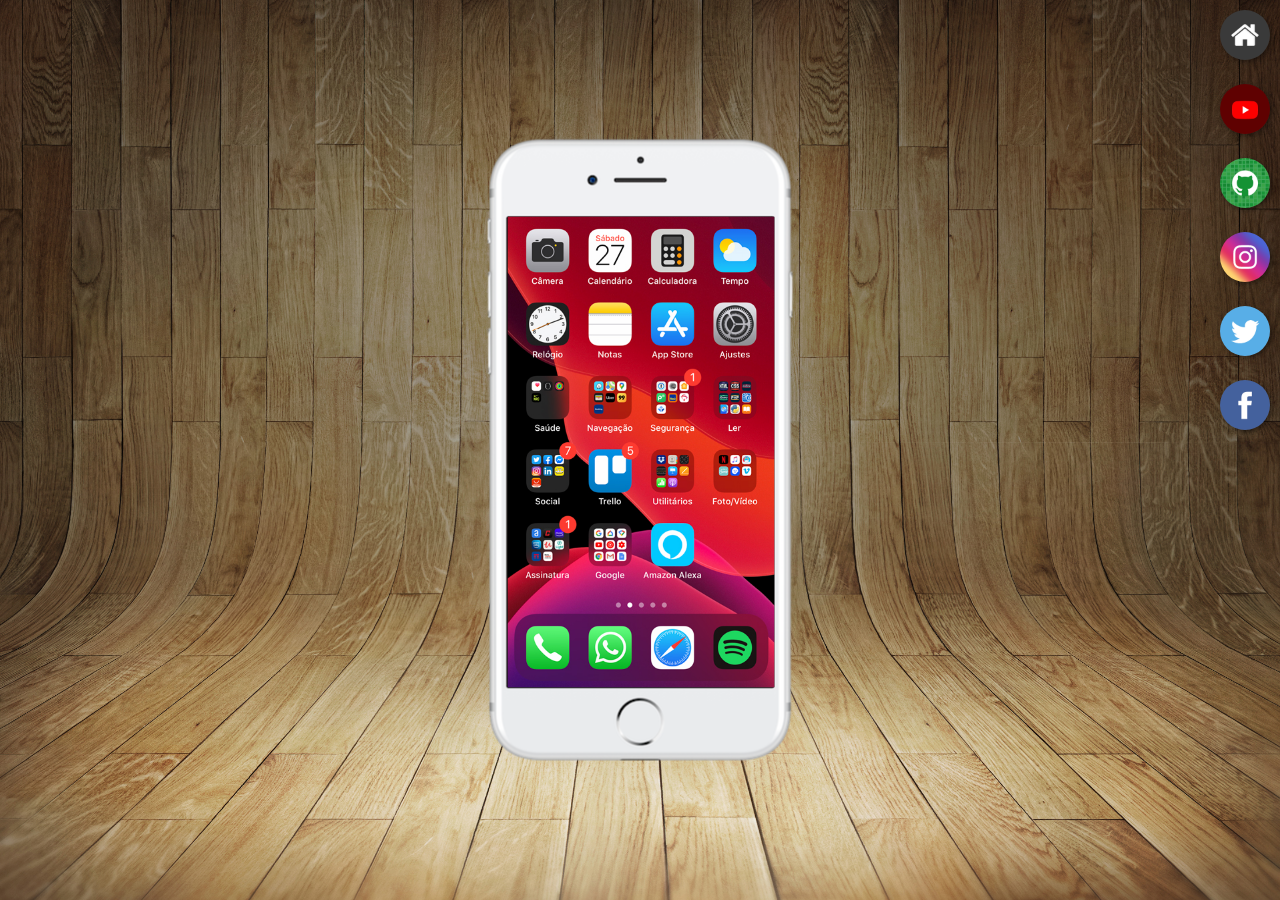
<file: index.html>
<!DOCTYPE html>
<html lang="pt-br">
<head>
    <meta charset="UTF-8">
    <meta name="viewport" content="width=device-width, initial-scale=1.0">
    <link rel="shortcut icon" href="favicon.ico" type="image/x-icon">
    <link rel="stylesheet" href="estilos/style.css">
    <title>Projeto redes sociais</title>
</head>
<body>
    <main>
        <section id="telefone">
           <iframe src="home.html" name="tela" id="tela"  frameborder="0"></iframe>
        </section>
        <section id="redes-sociais">
           <a href="home.html" target="tela"><img src="imagens/logo-home.jpg" alt=""></a> <br>
           <a href="youtube.html" target="tela"><img src="imagens/logo-youtube.jpg" alt=""></a> <br>
           <a href="github.html" target="tela"><img src="imagens/logo-github.jpg" alt=""></a> <br>
           <a href="instagram.html" target="tela"><img src="imagens/logo-instagram.jpg" alt=""></a> <br>
           <a href="twitter.html" target="tela"><img src="imagens/logo-twitter.jpg" alt=""></a> <br>
           <a href="facebook.html" target="tela"><img src="imagens/logo-facebook.jpg " alt=""></a>
        </section>
    </main>
</body>
</html>
</file>
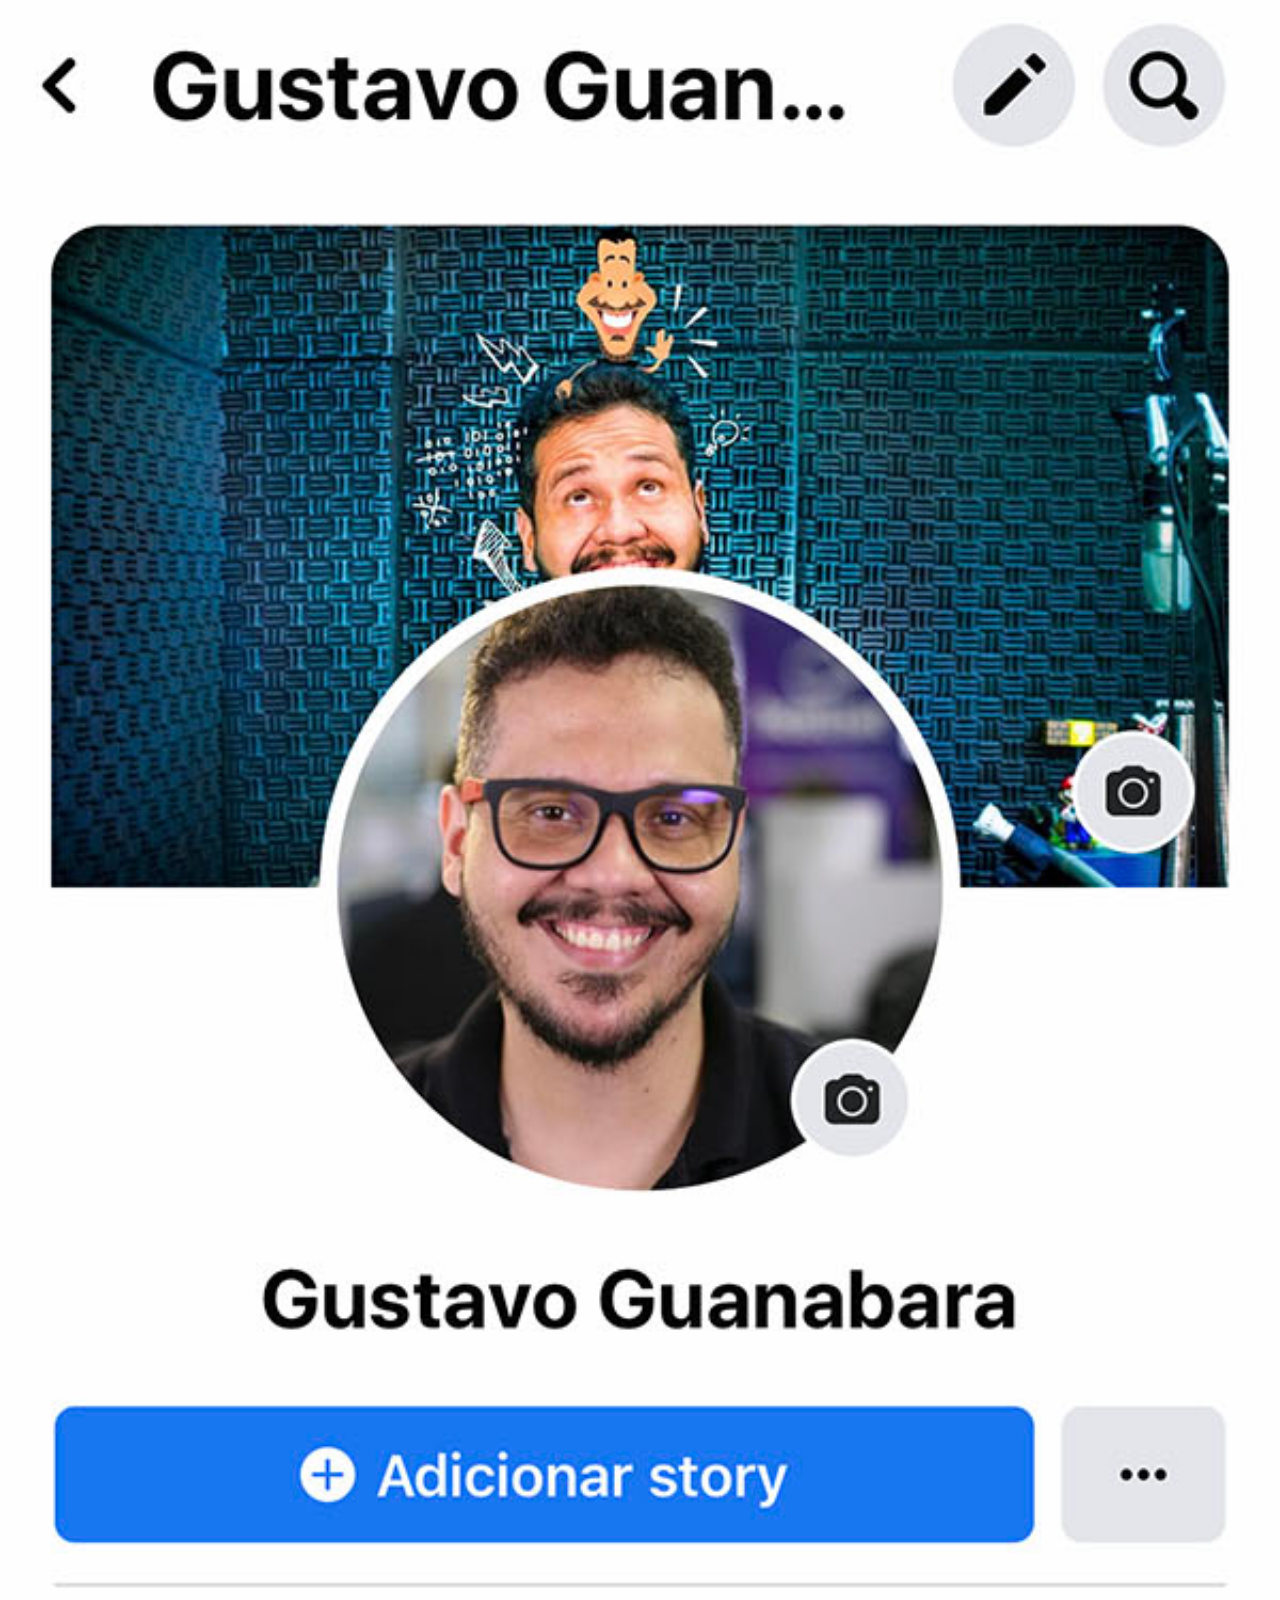
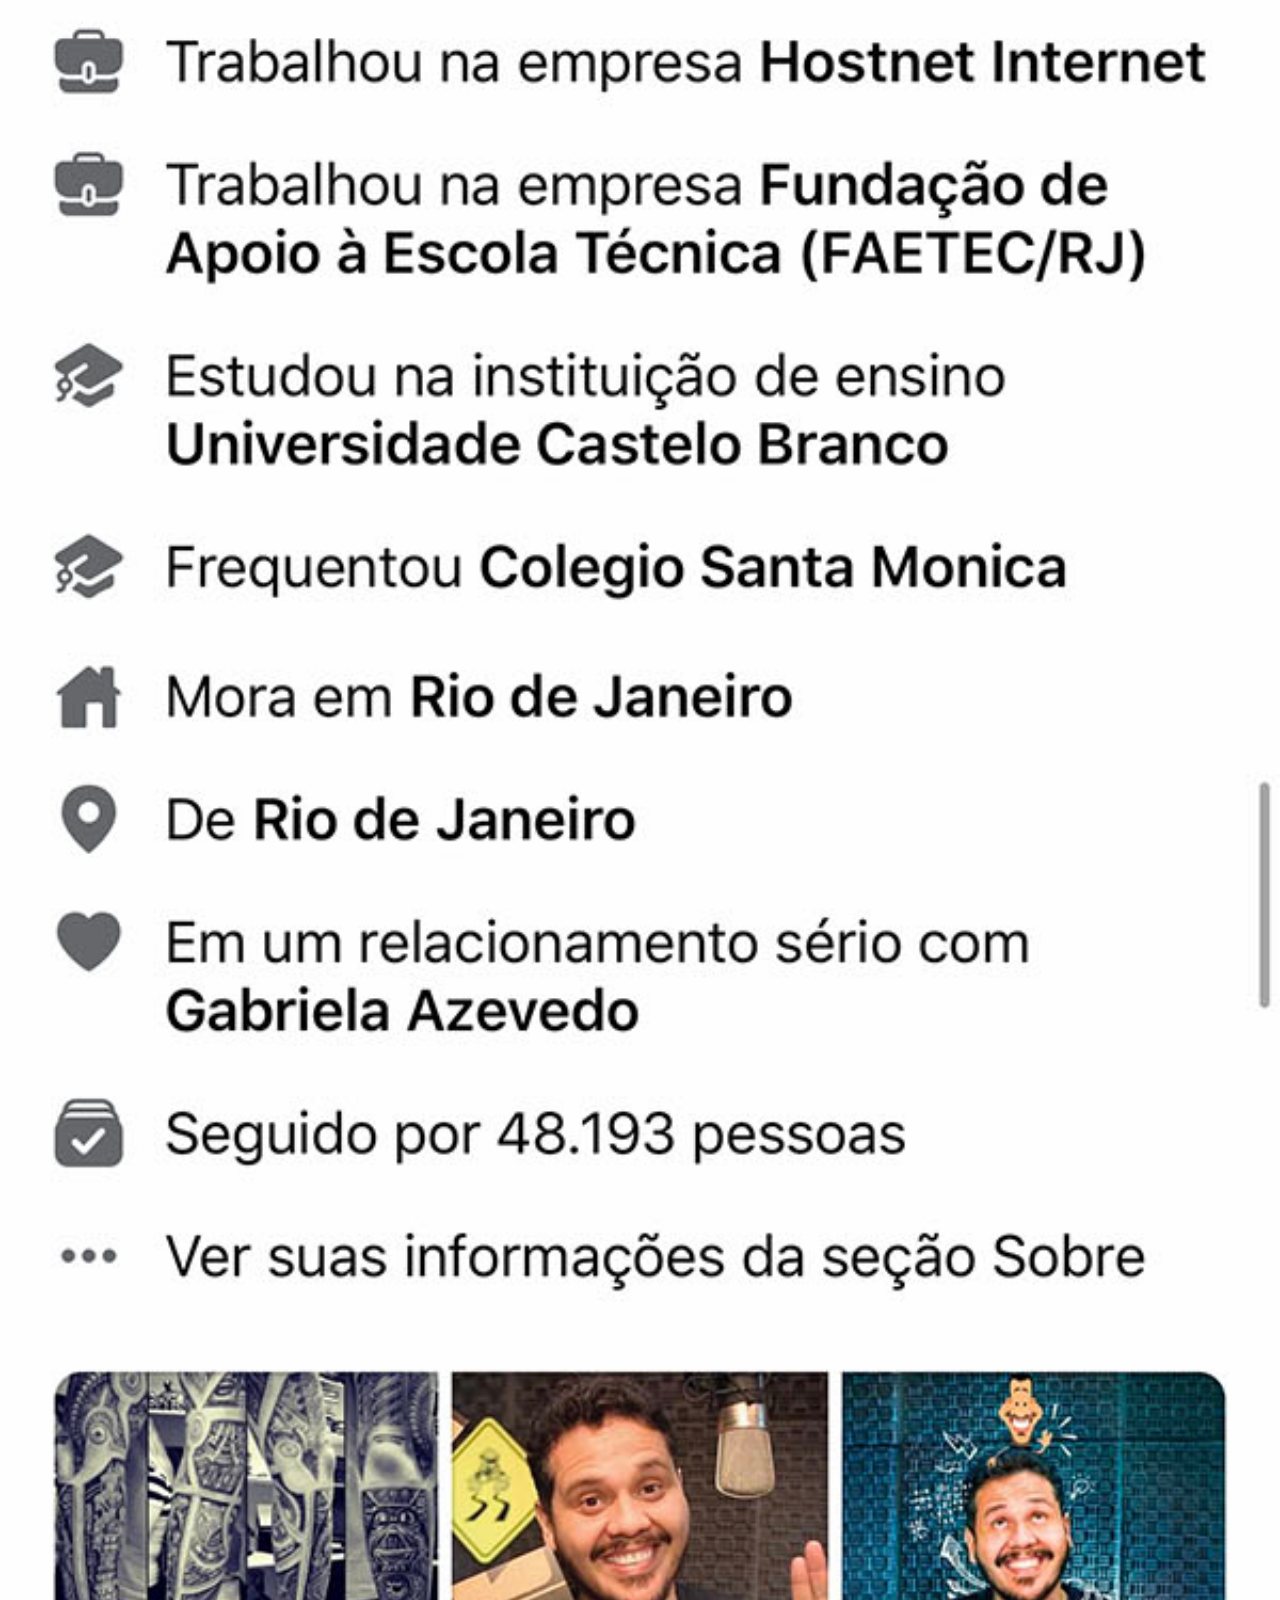
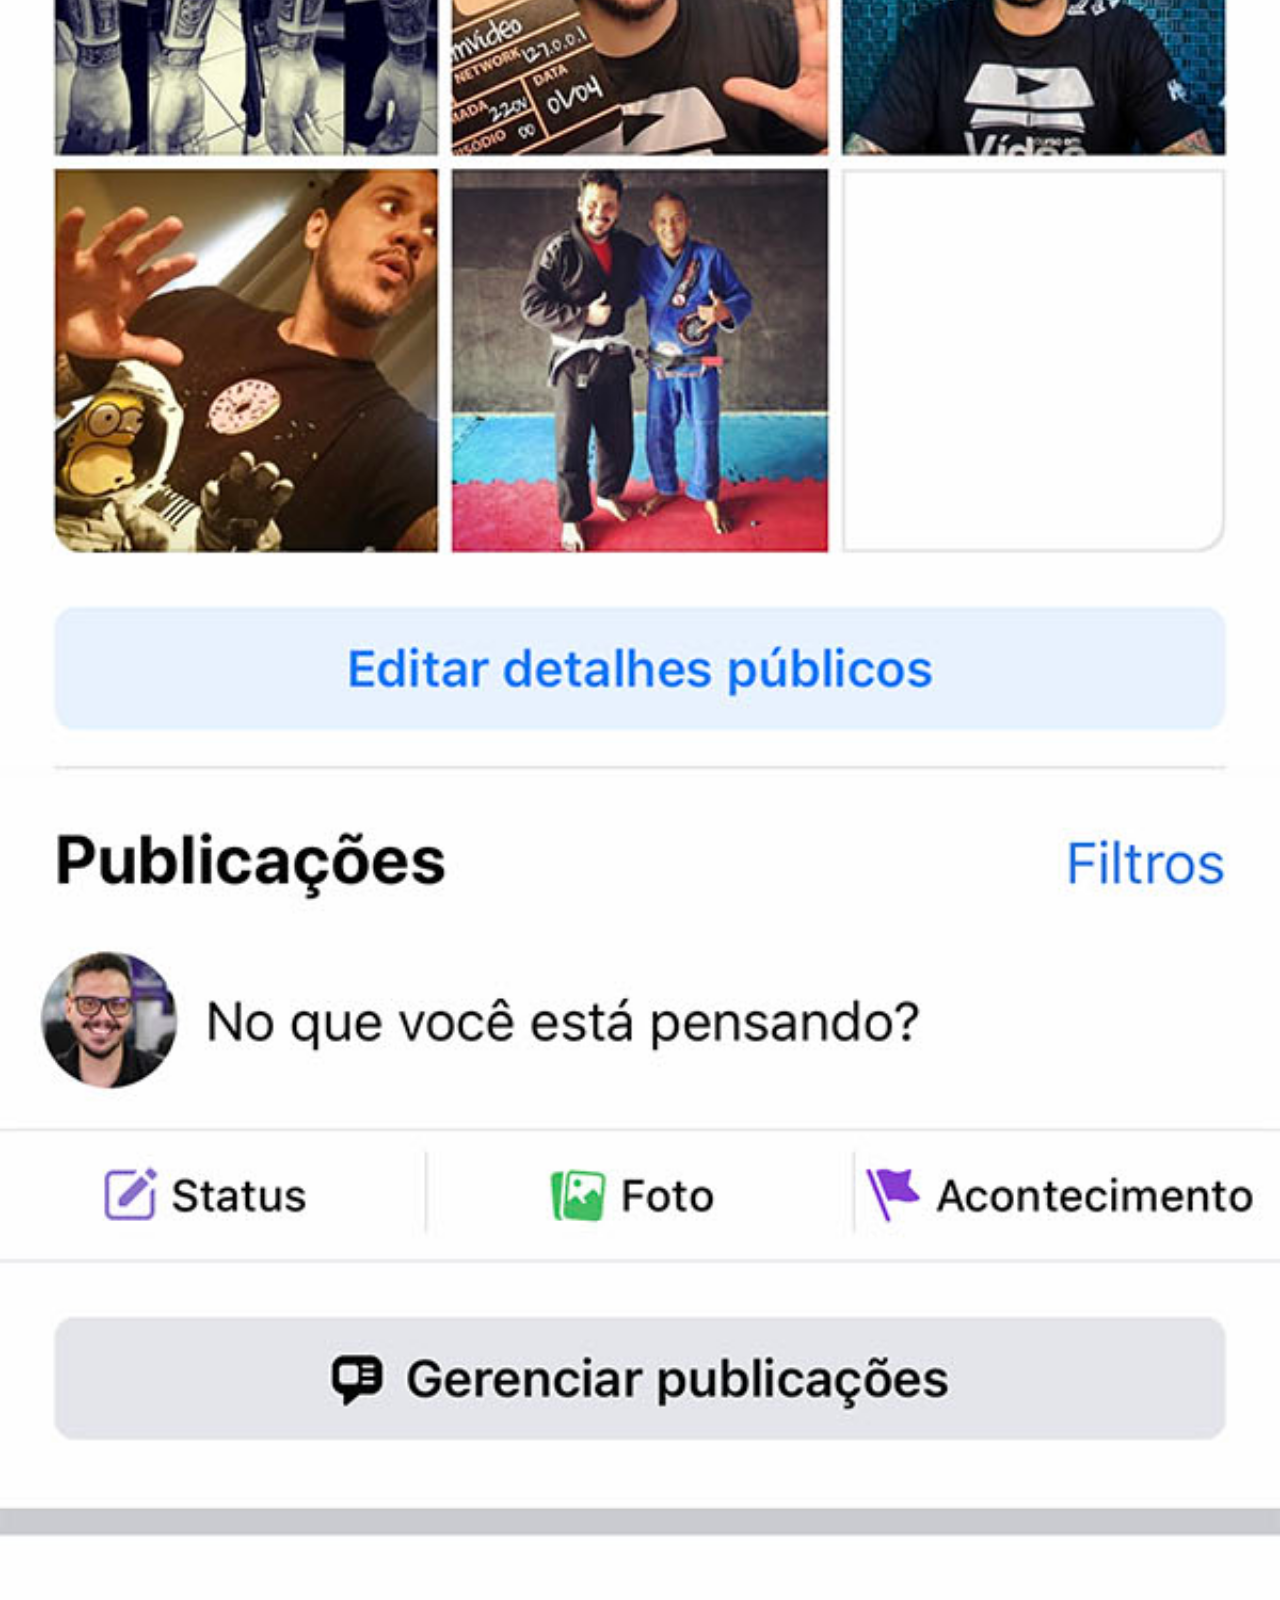
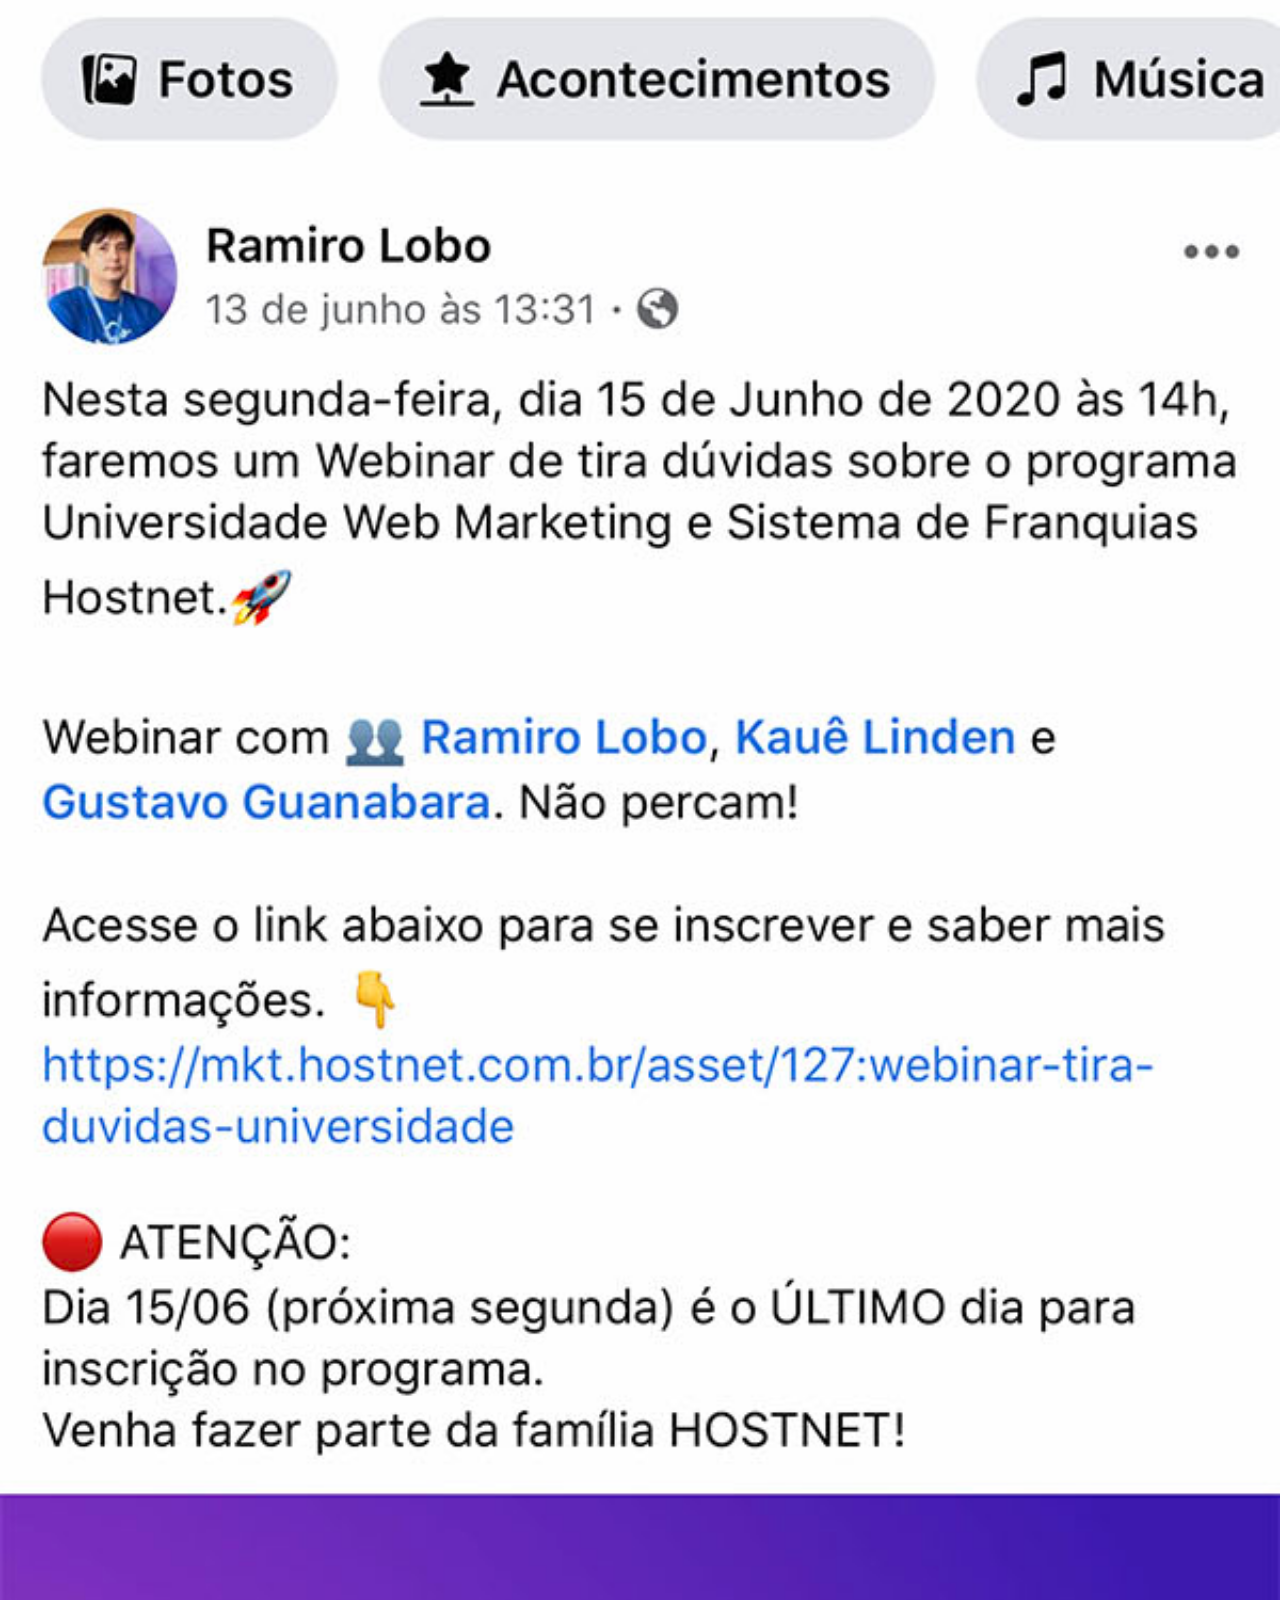
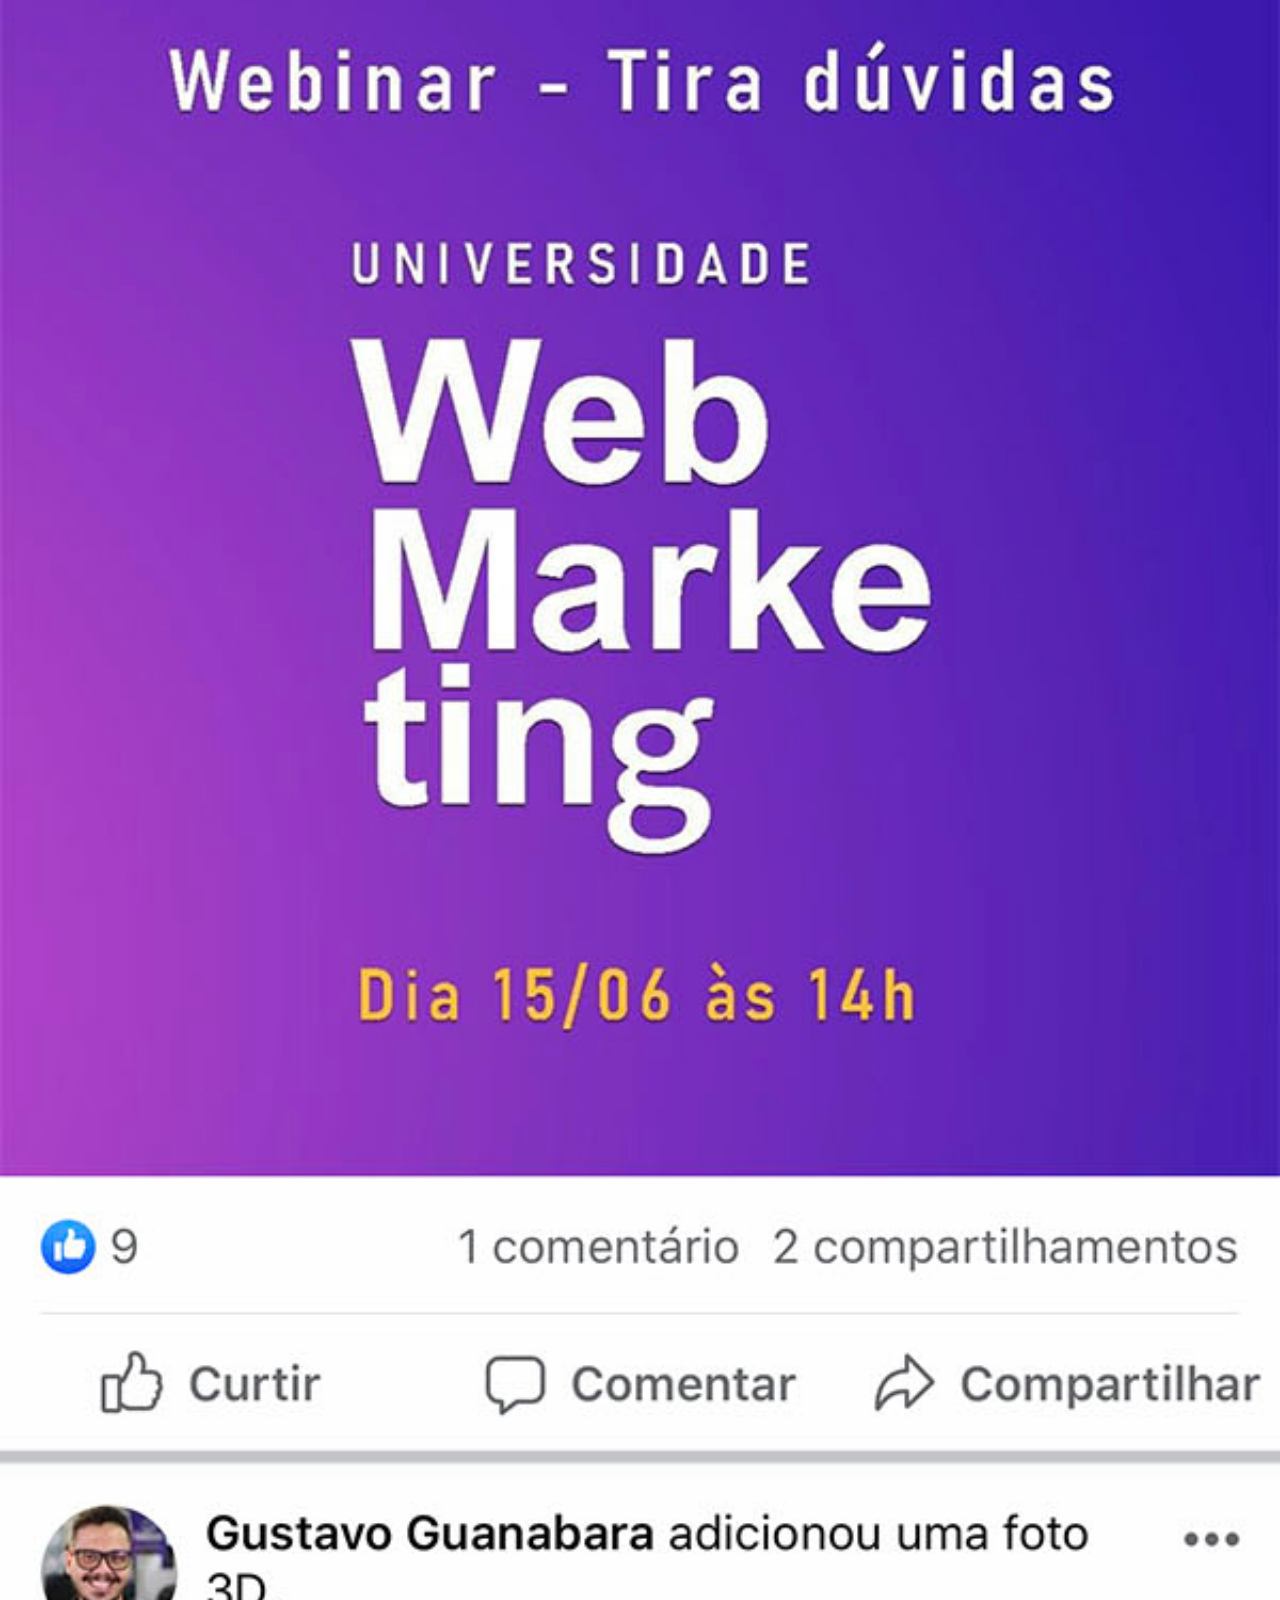
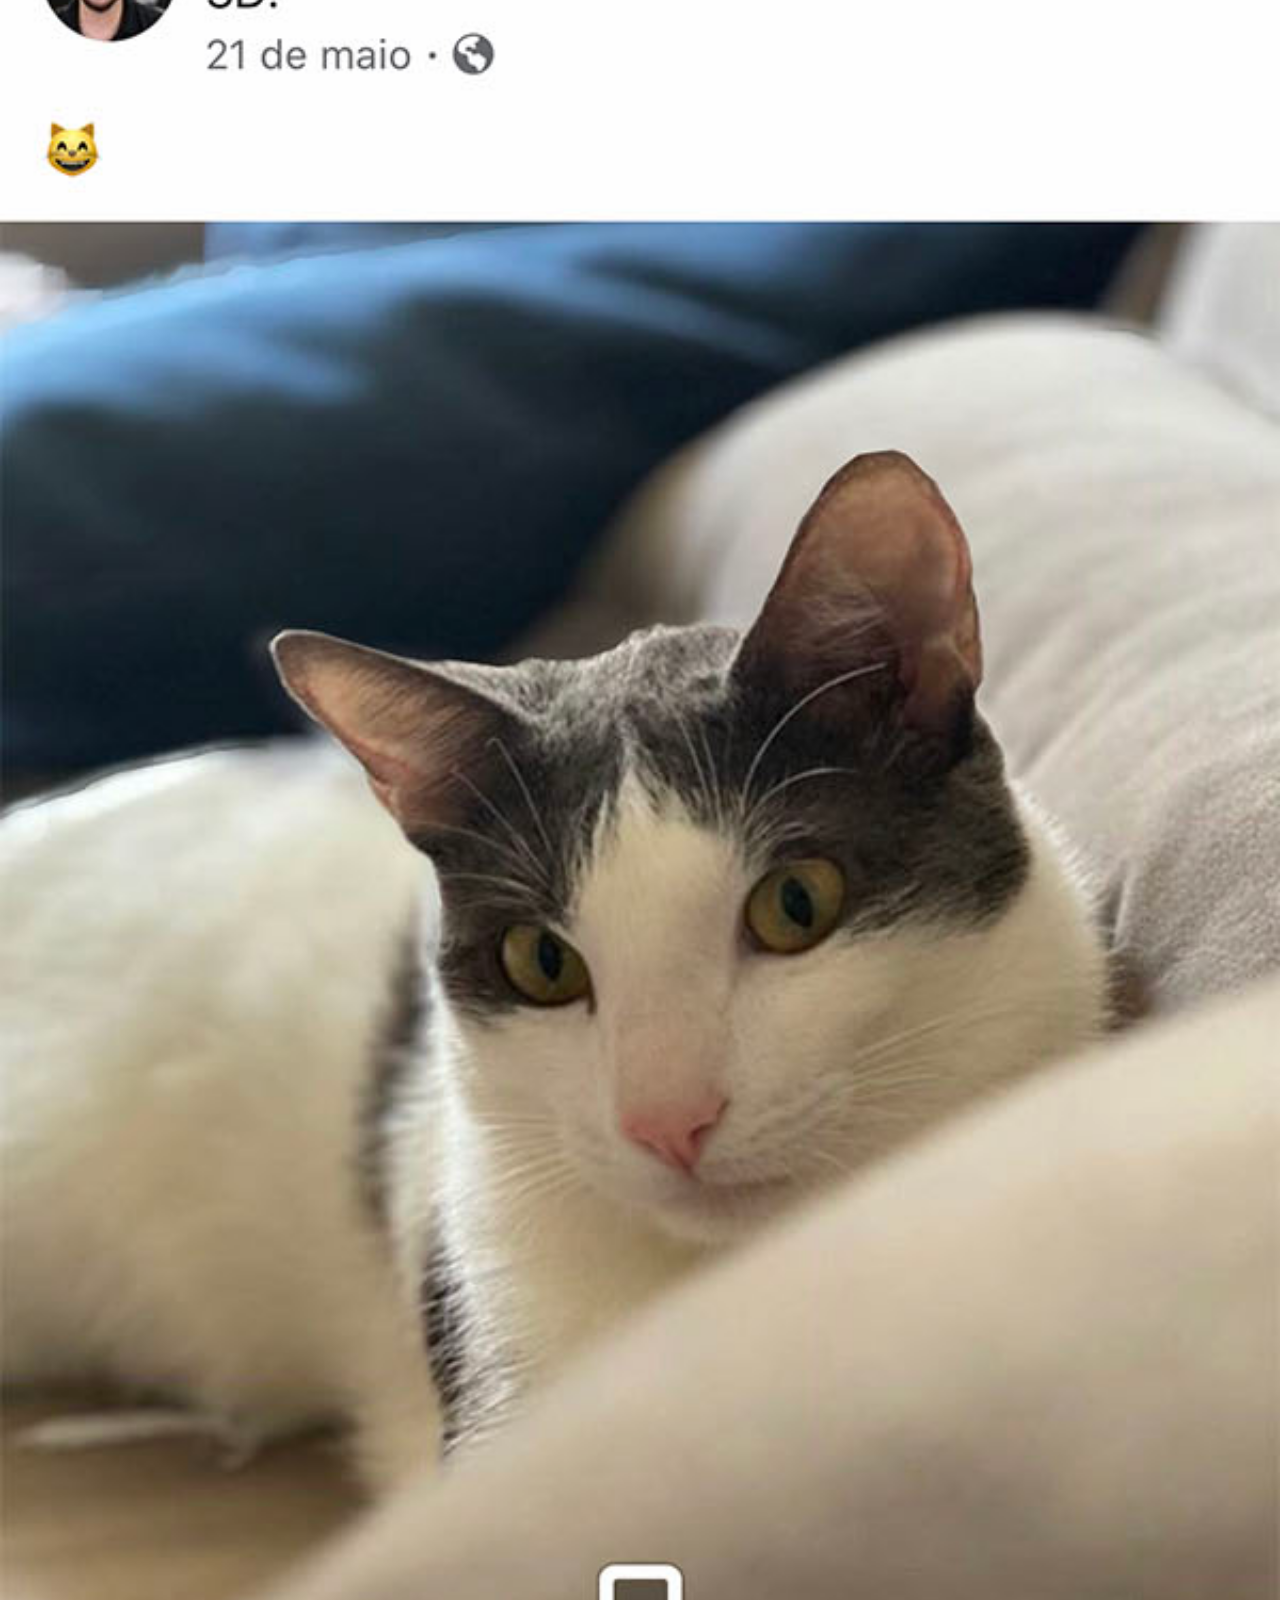
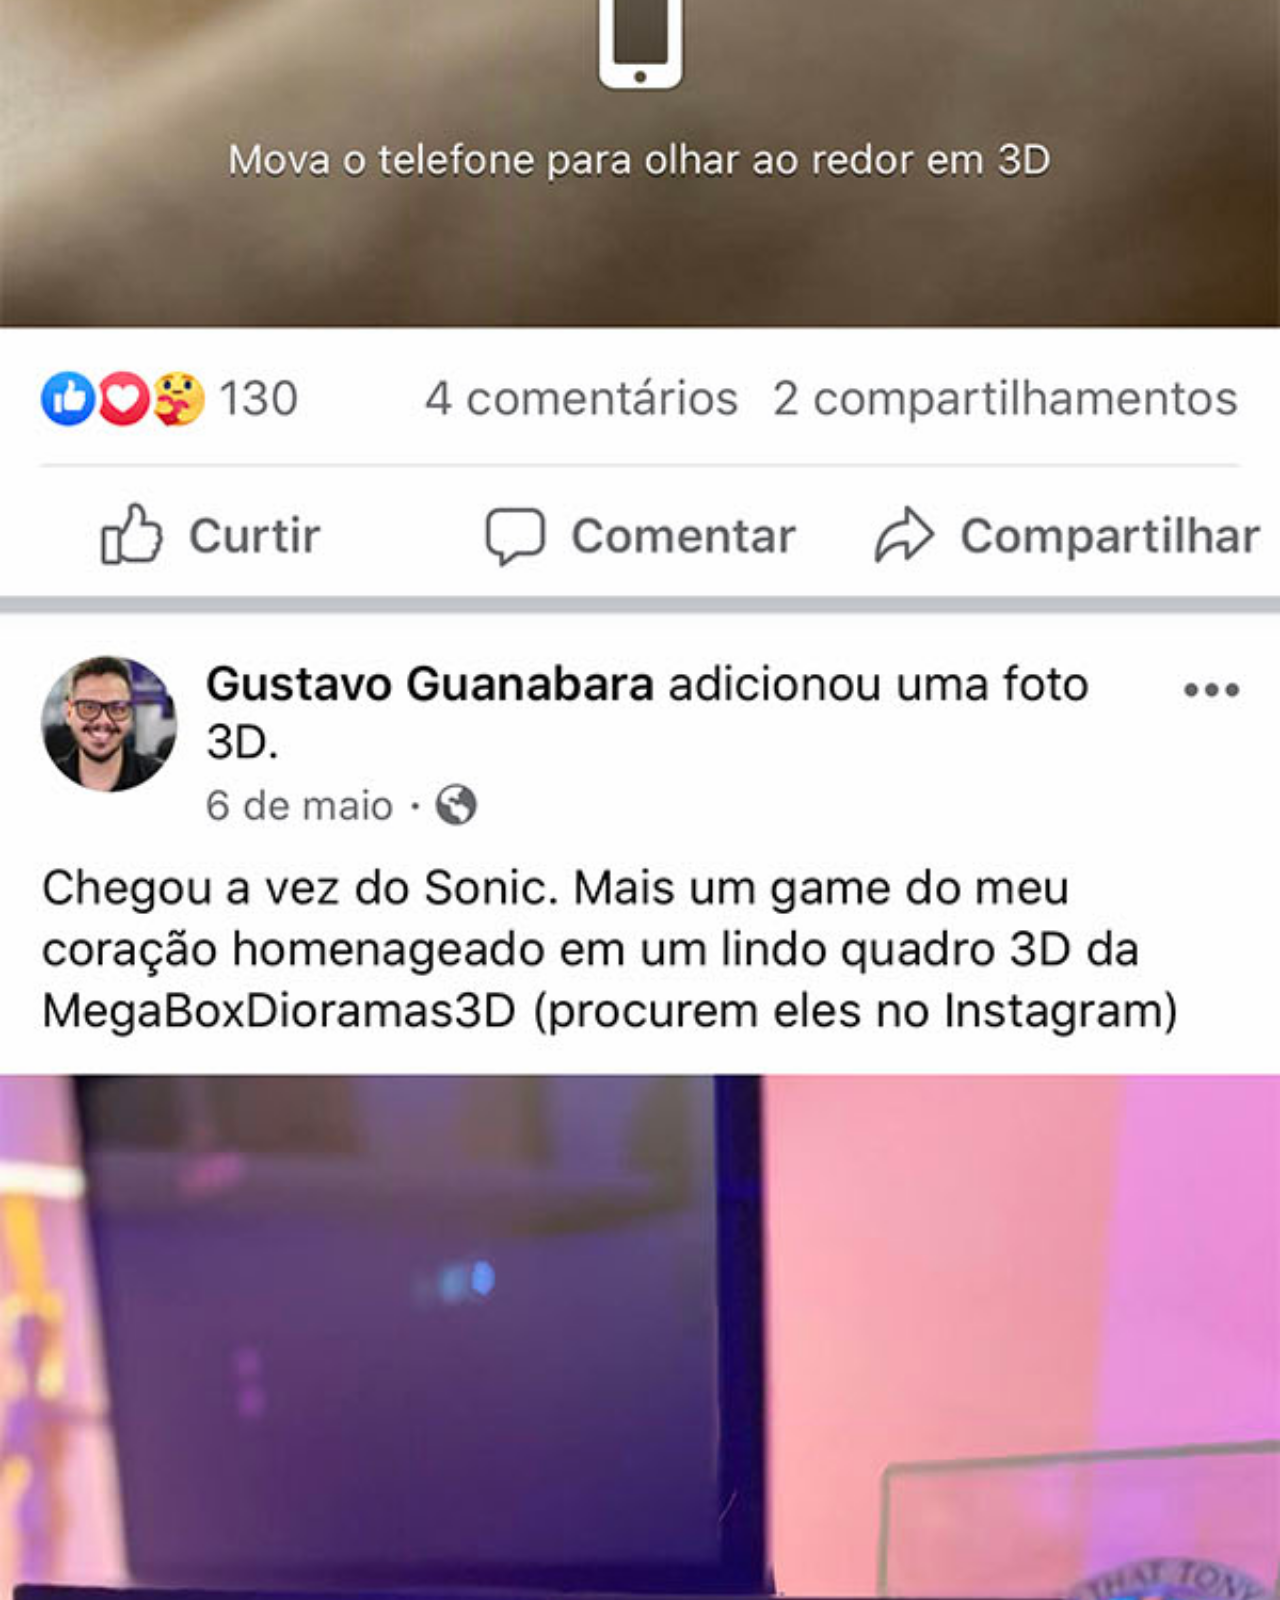
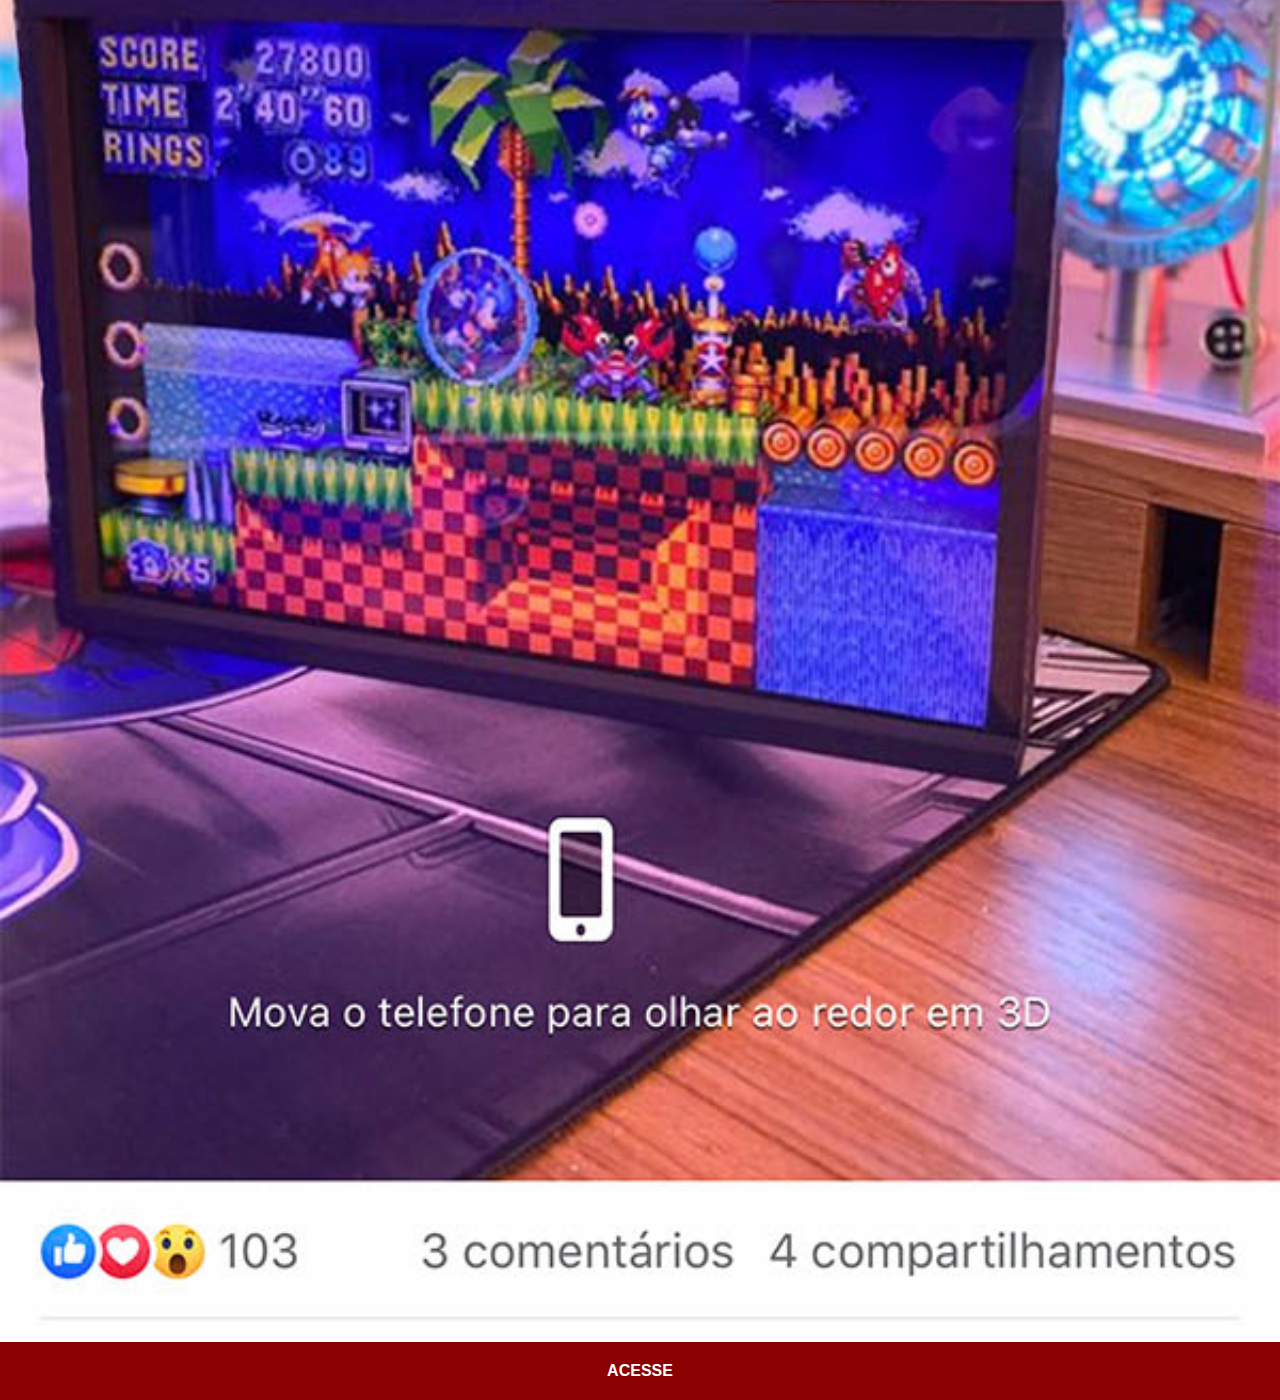
<file: facebook.html>
<!DOCTYPE html>
<html lang="pt-br">
<head>
    <meta charset="UTF-8">
    <meta name="viewport" content="width=device-width, initial-scale=1.0">
    <title>Facebook</title>
    <link rel="stylesheet" href="estilos/socal.css">
</head>
<body>
    <img src="imagens/tela-facebook.jpg" alt="Facebook">
    <a href="https://www.facebook.com/gustavoguanabara/?locale=pt_BR" target="_blank">ACESSE</a>
</body>
</html>
</file>
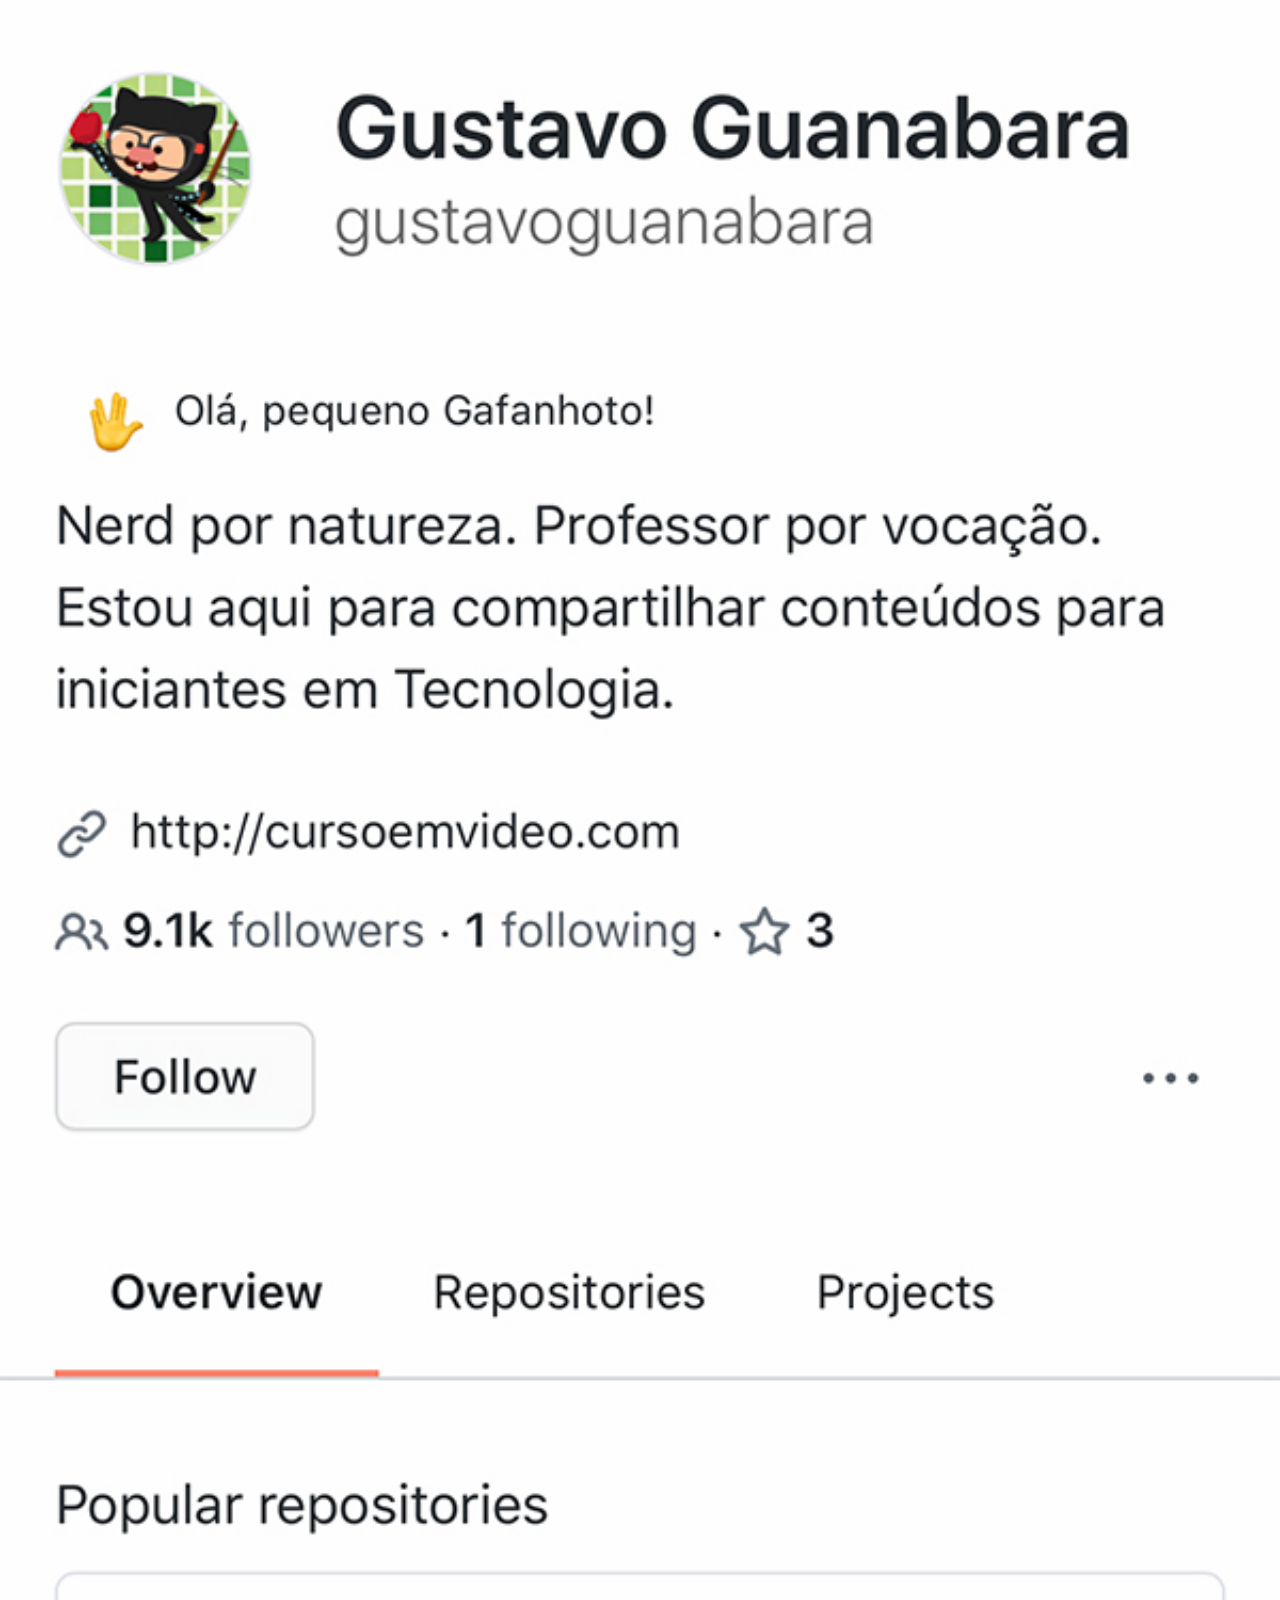
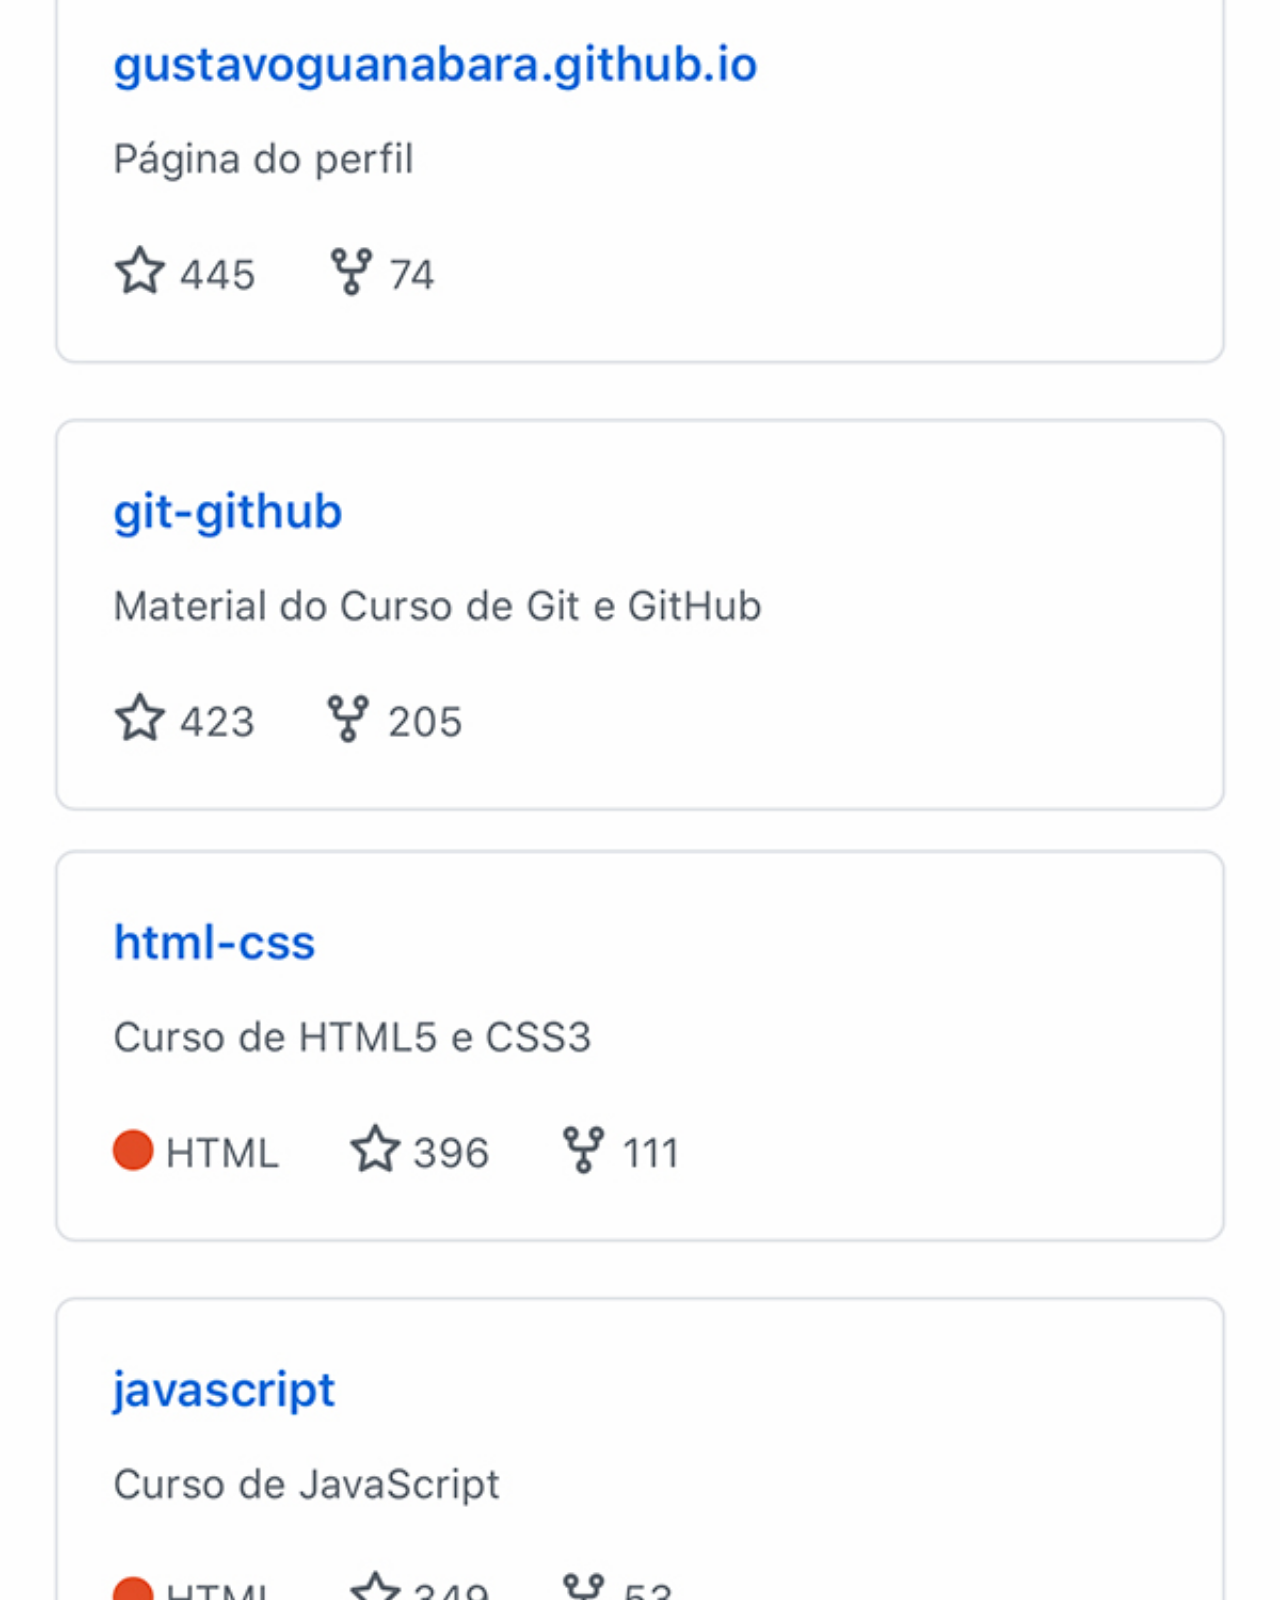
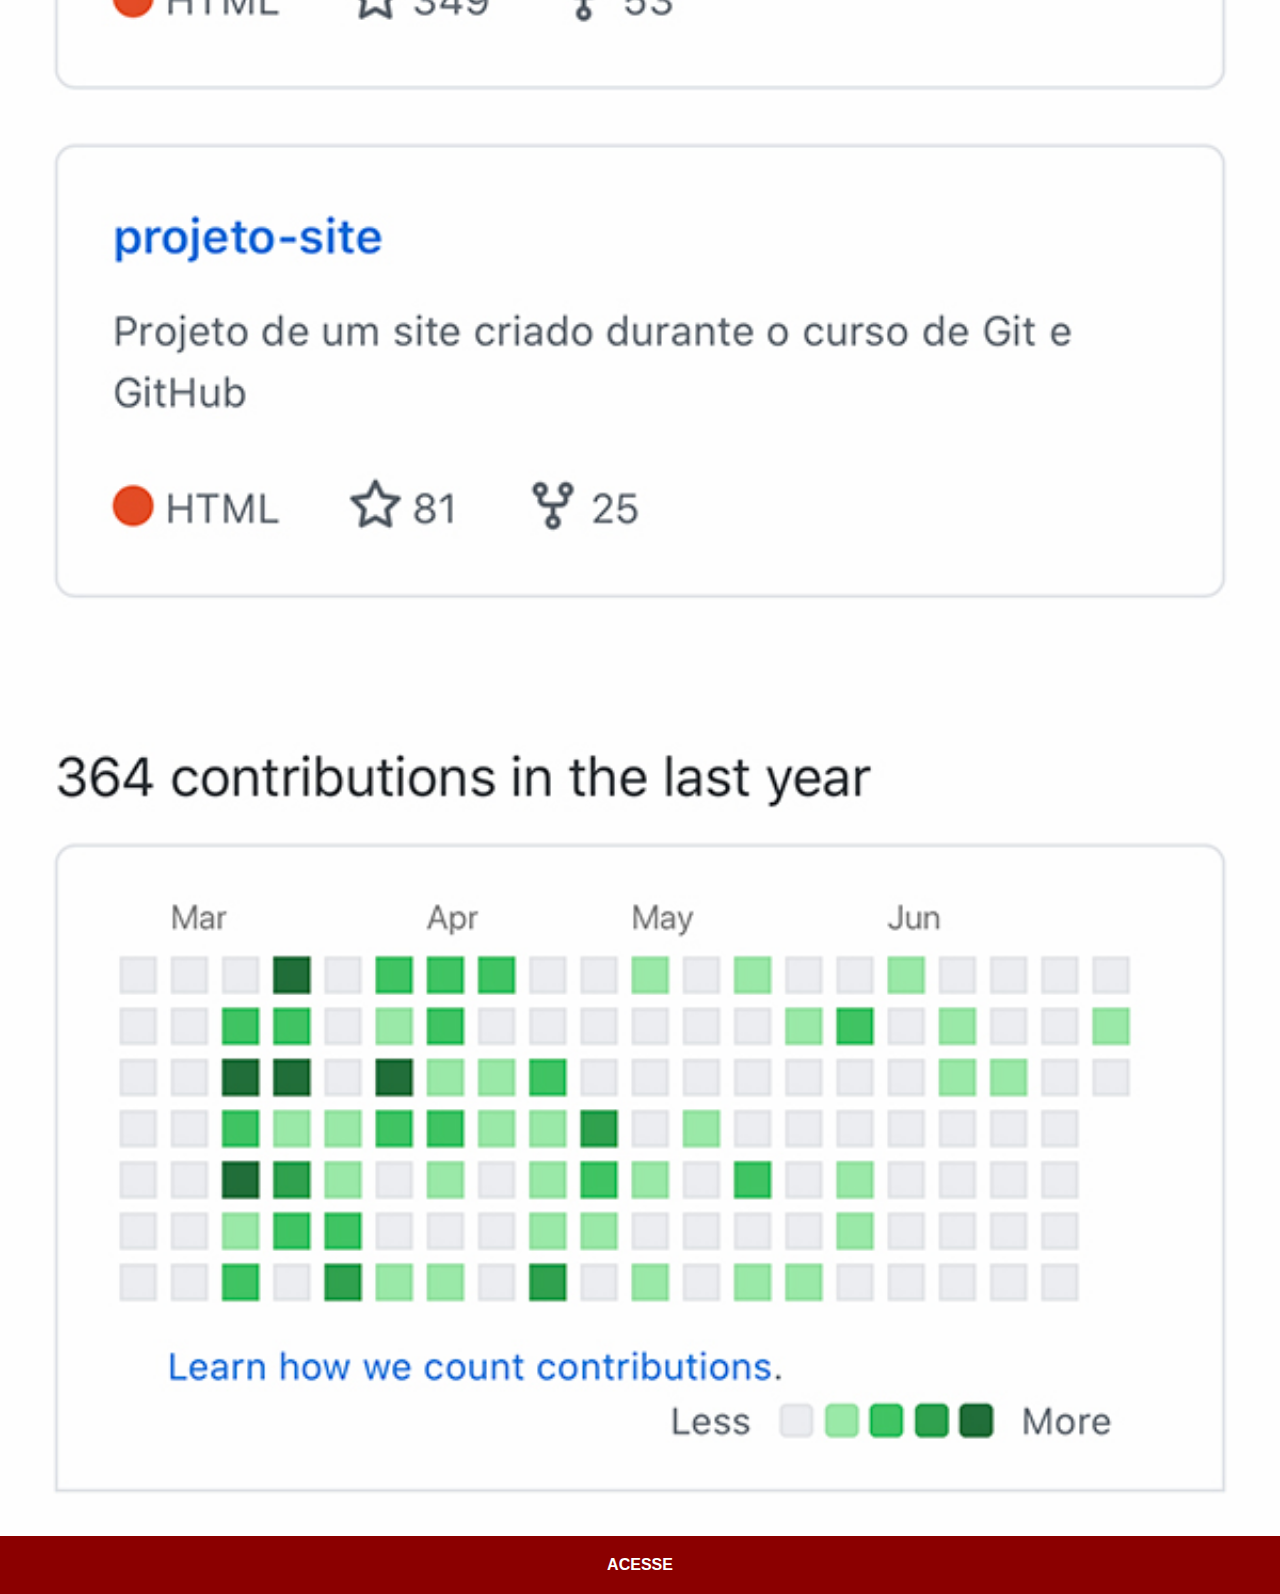
<file: github.html>
<!DOCTYPE html>
<html lang="pt-br">
<head>
    <meta charset="UTF-8">
    <meta name="viewport" content="width=device-width, initial-scale=1.0">
    <title>github</title>
    <link rel="stylesheet" href="estilos/socal.css">
</head>
<body>
    <img src="imagens/tela-github.jpg" alt="Github">
    <a href="https://gustavoguanabara.github.io/" target="_blank">ACESSE</a>
</body>
</html>
</file>
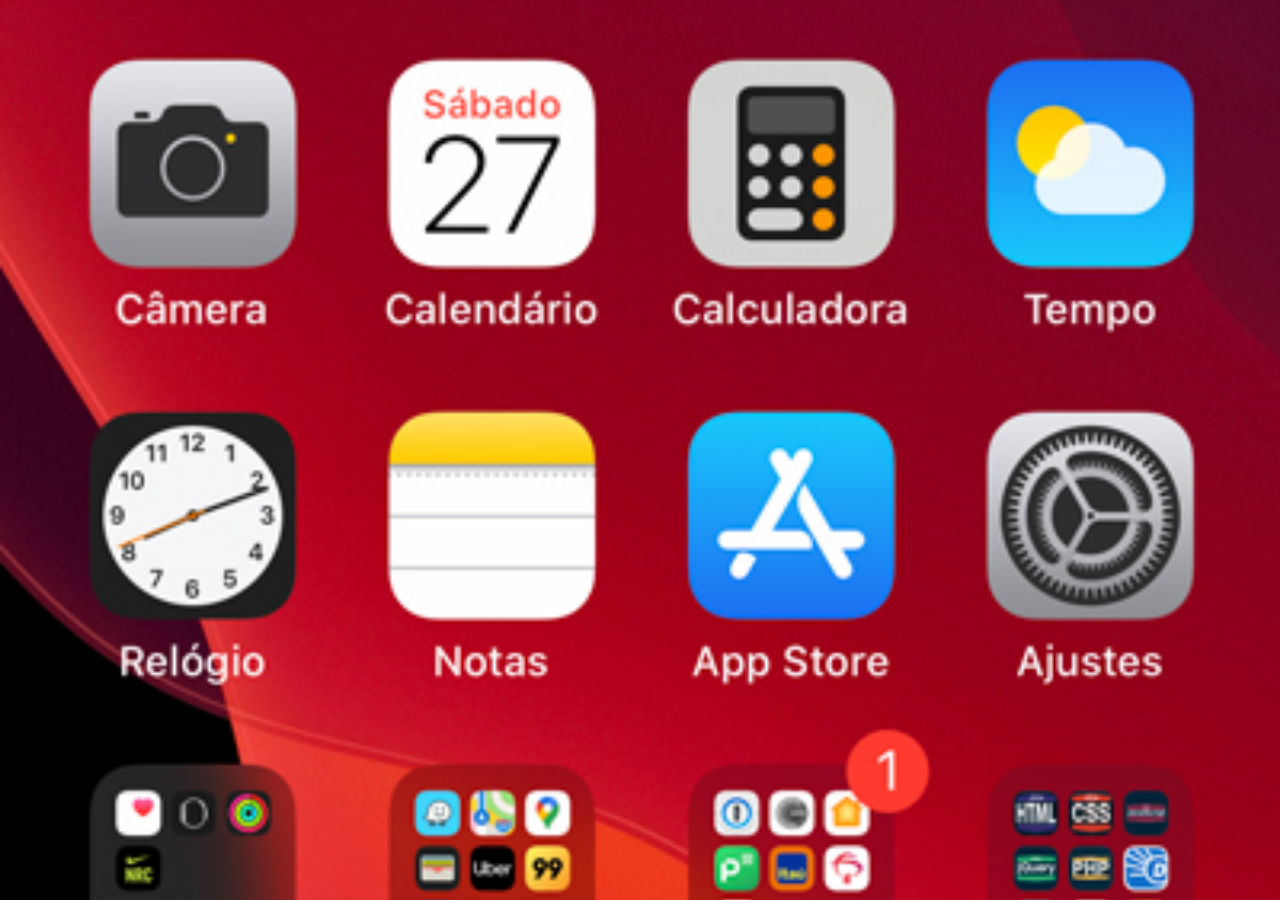
<file: home.html>
<!DOCTYPE html>
<html lang="pt-br">
<head>
    <meta charset="UTF-8">
    <meta name="viewport" content="width=device-width, initial-scale=1.0">
    <title>home</title>
</head>
<style>
        *{
            margin: 0px;
            padding: 0px;
        }
        body{
            width: 100vw;
            height: 100vh;
            background: black url('imagens/tela-home.jpg') no-repeat top center;
            background-size: cover;
        }
</style>
<body>
    
</body>
</html>
</file>
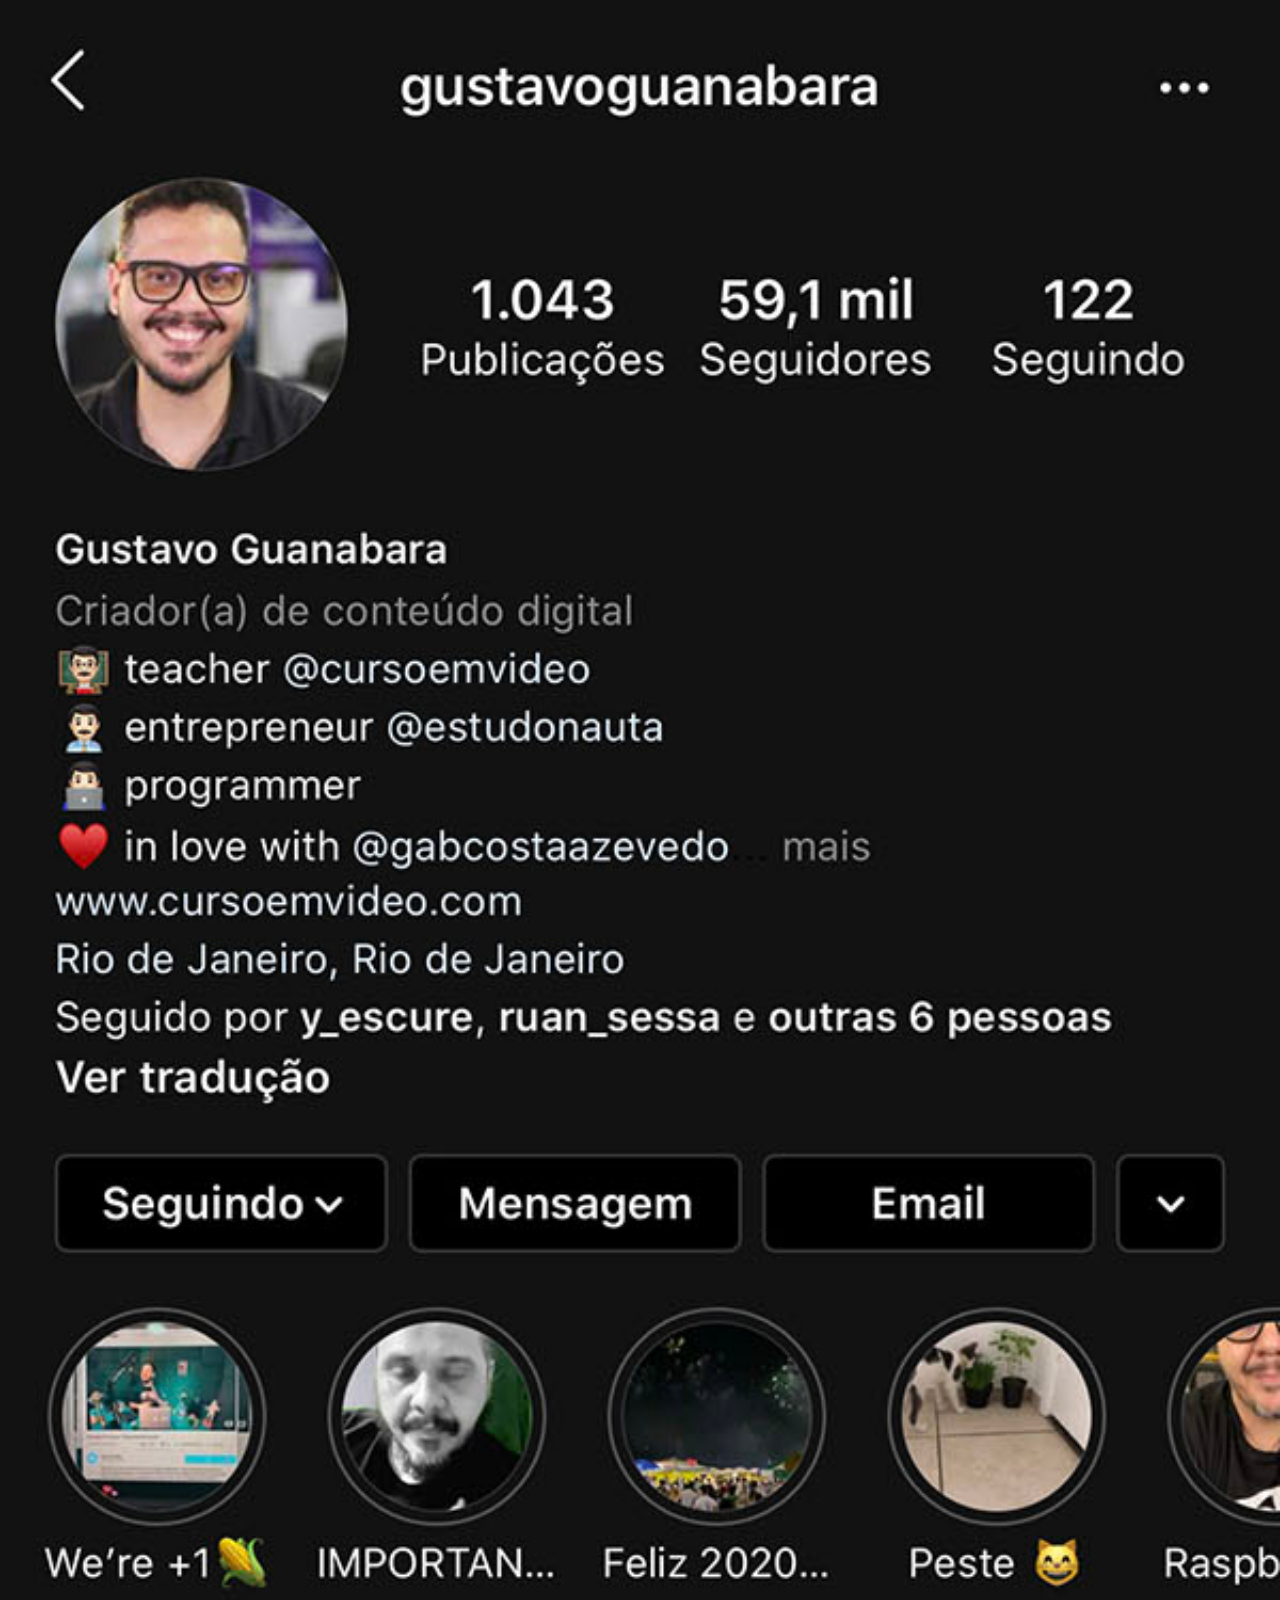
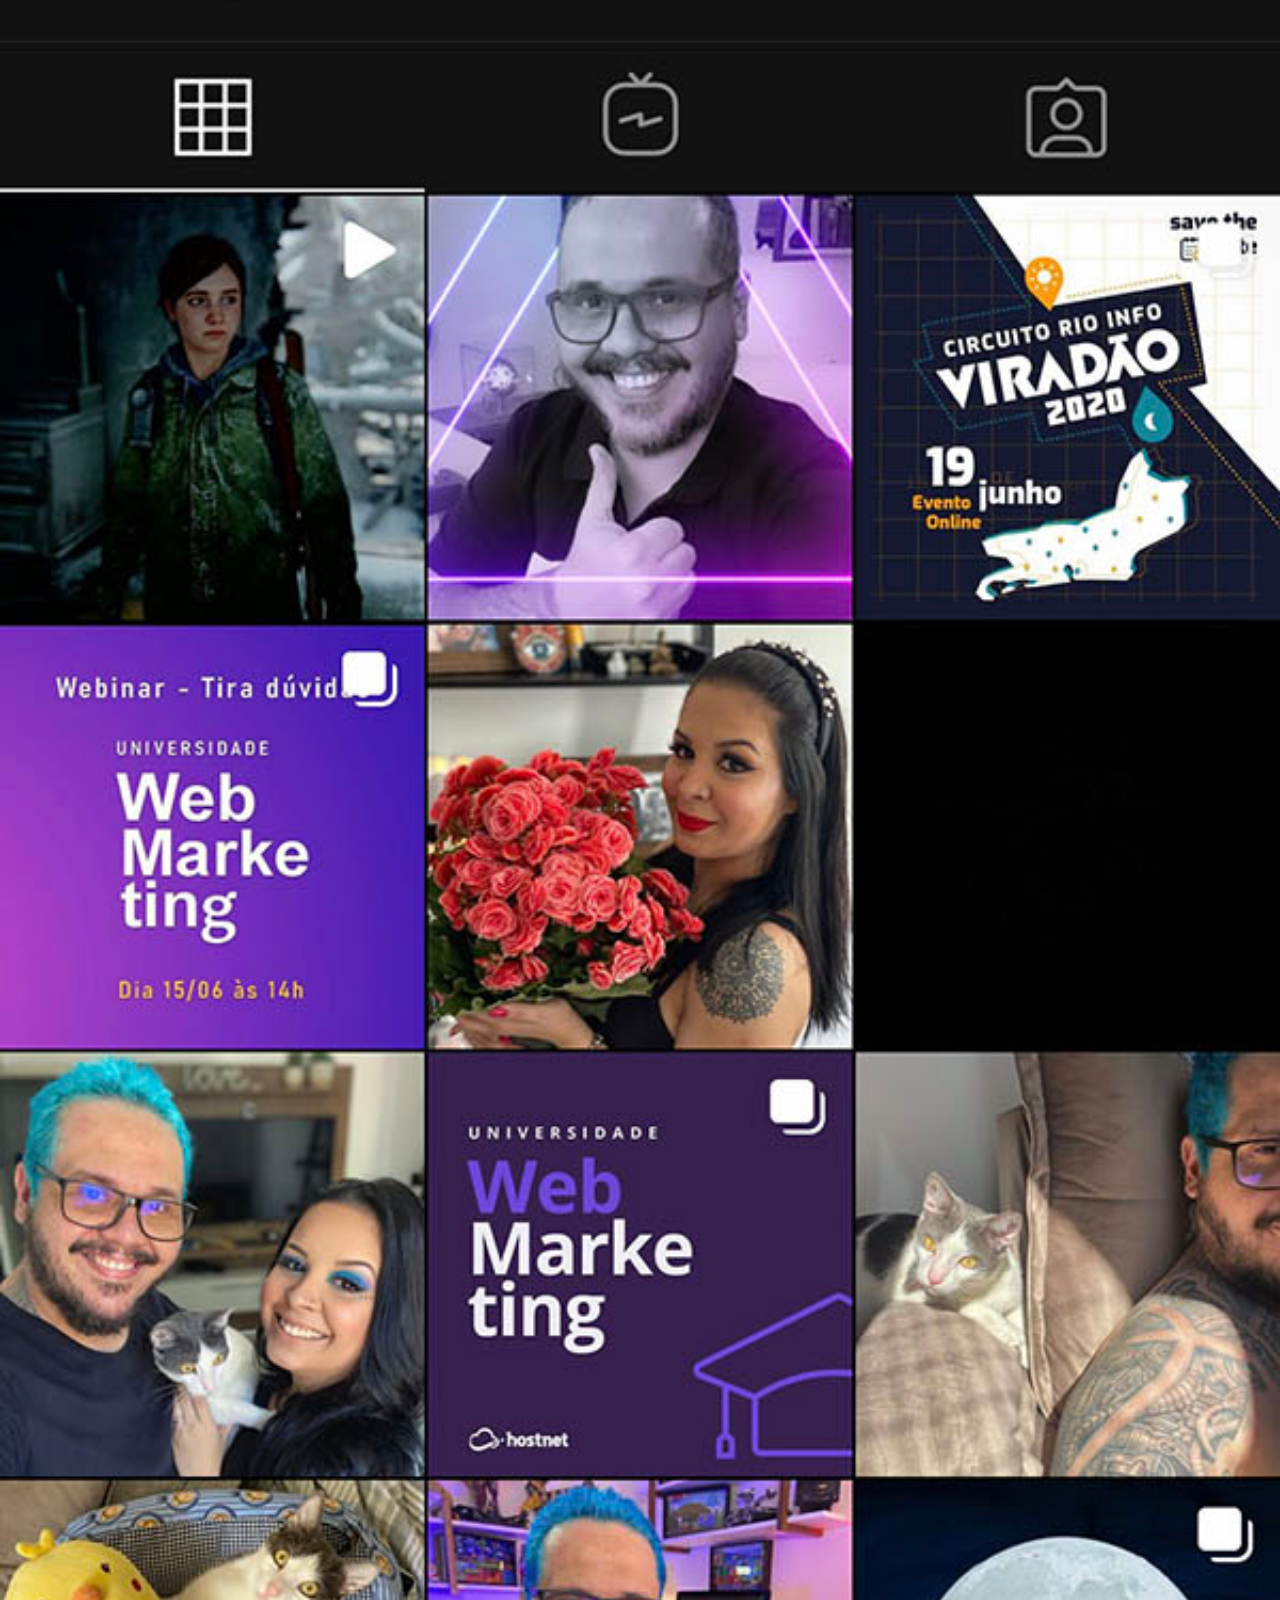
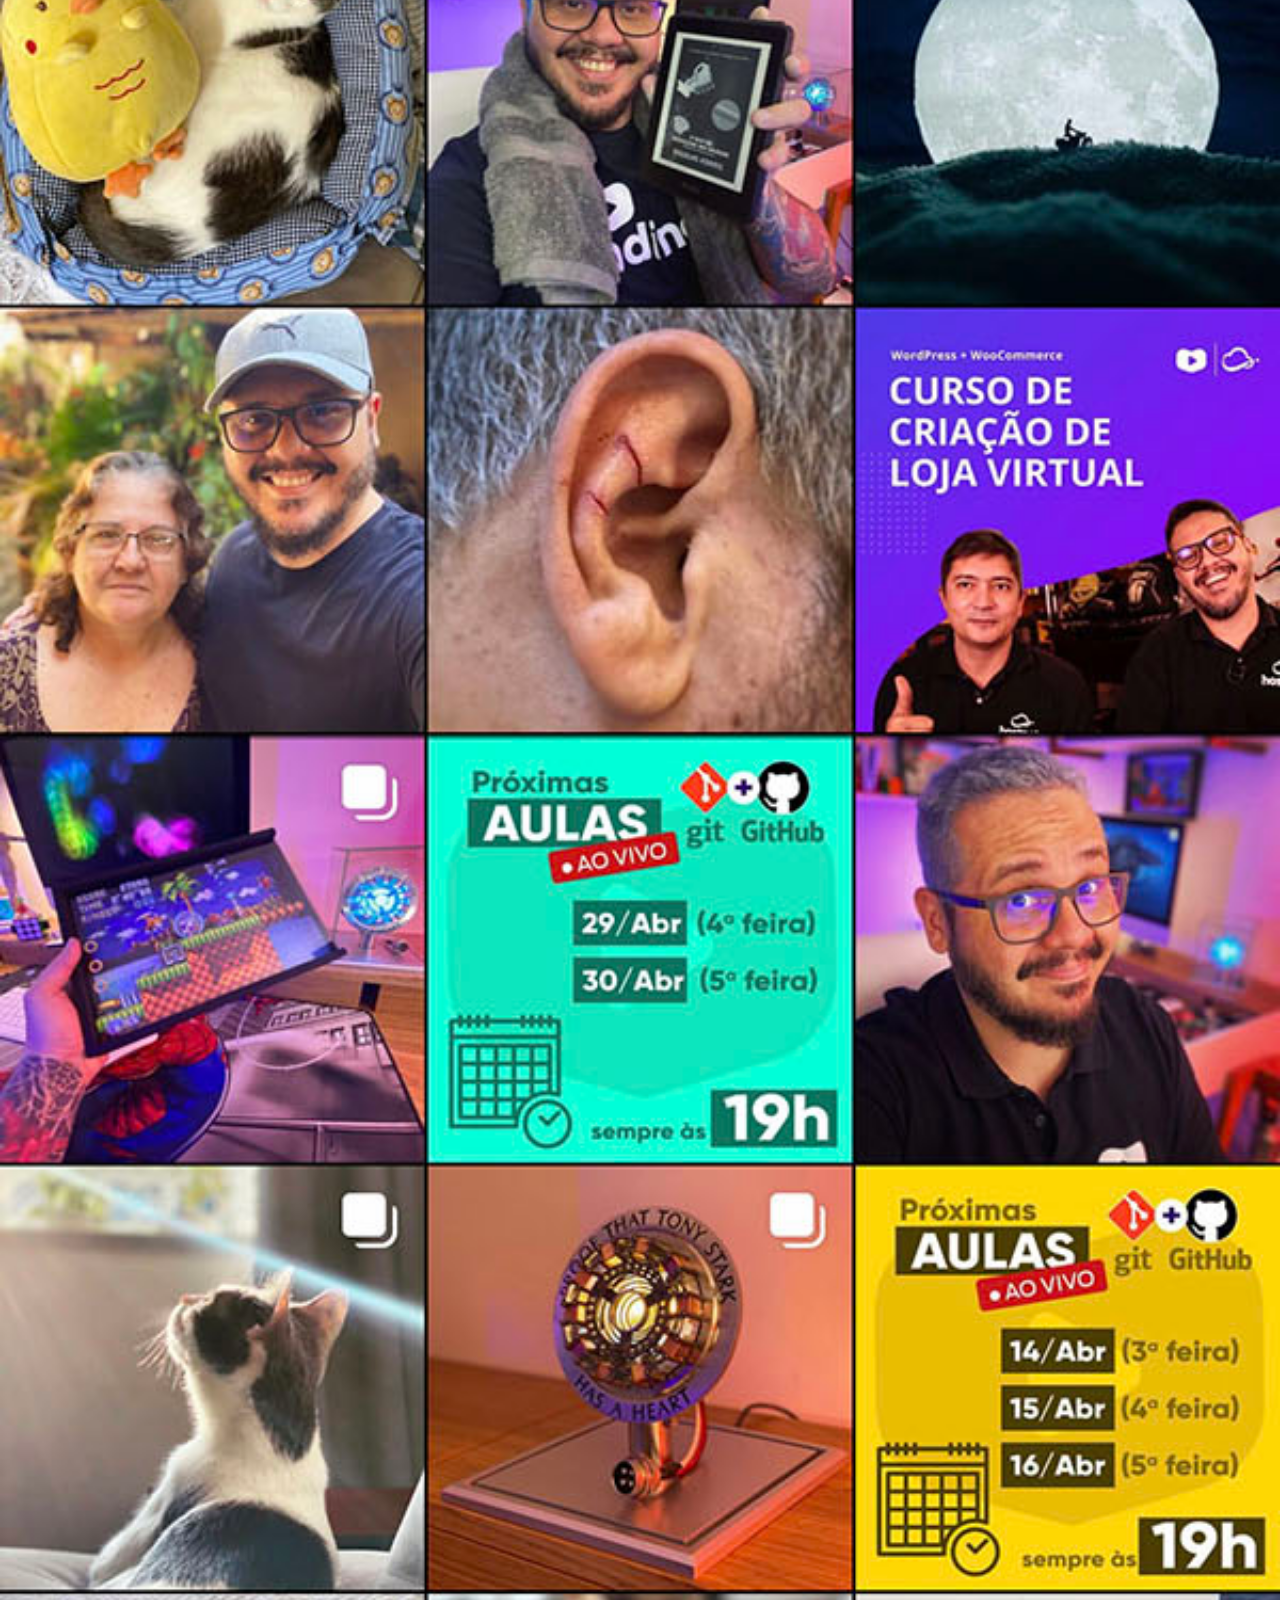
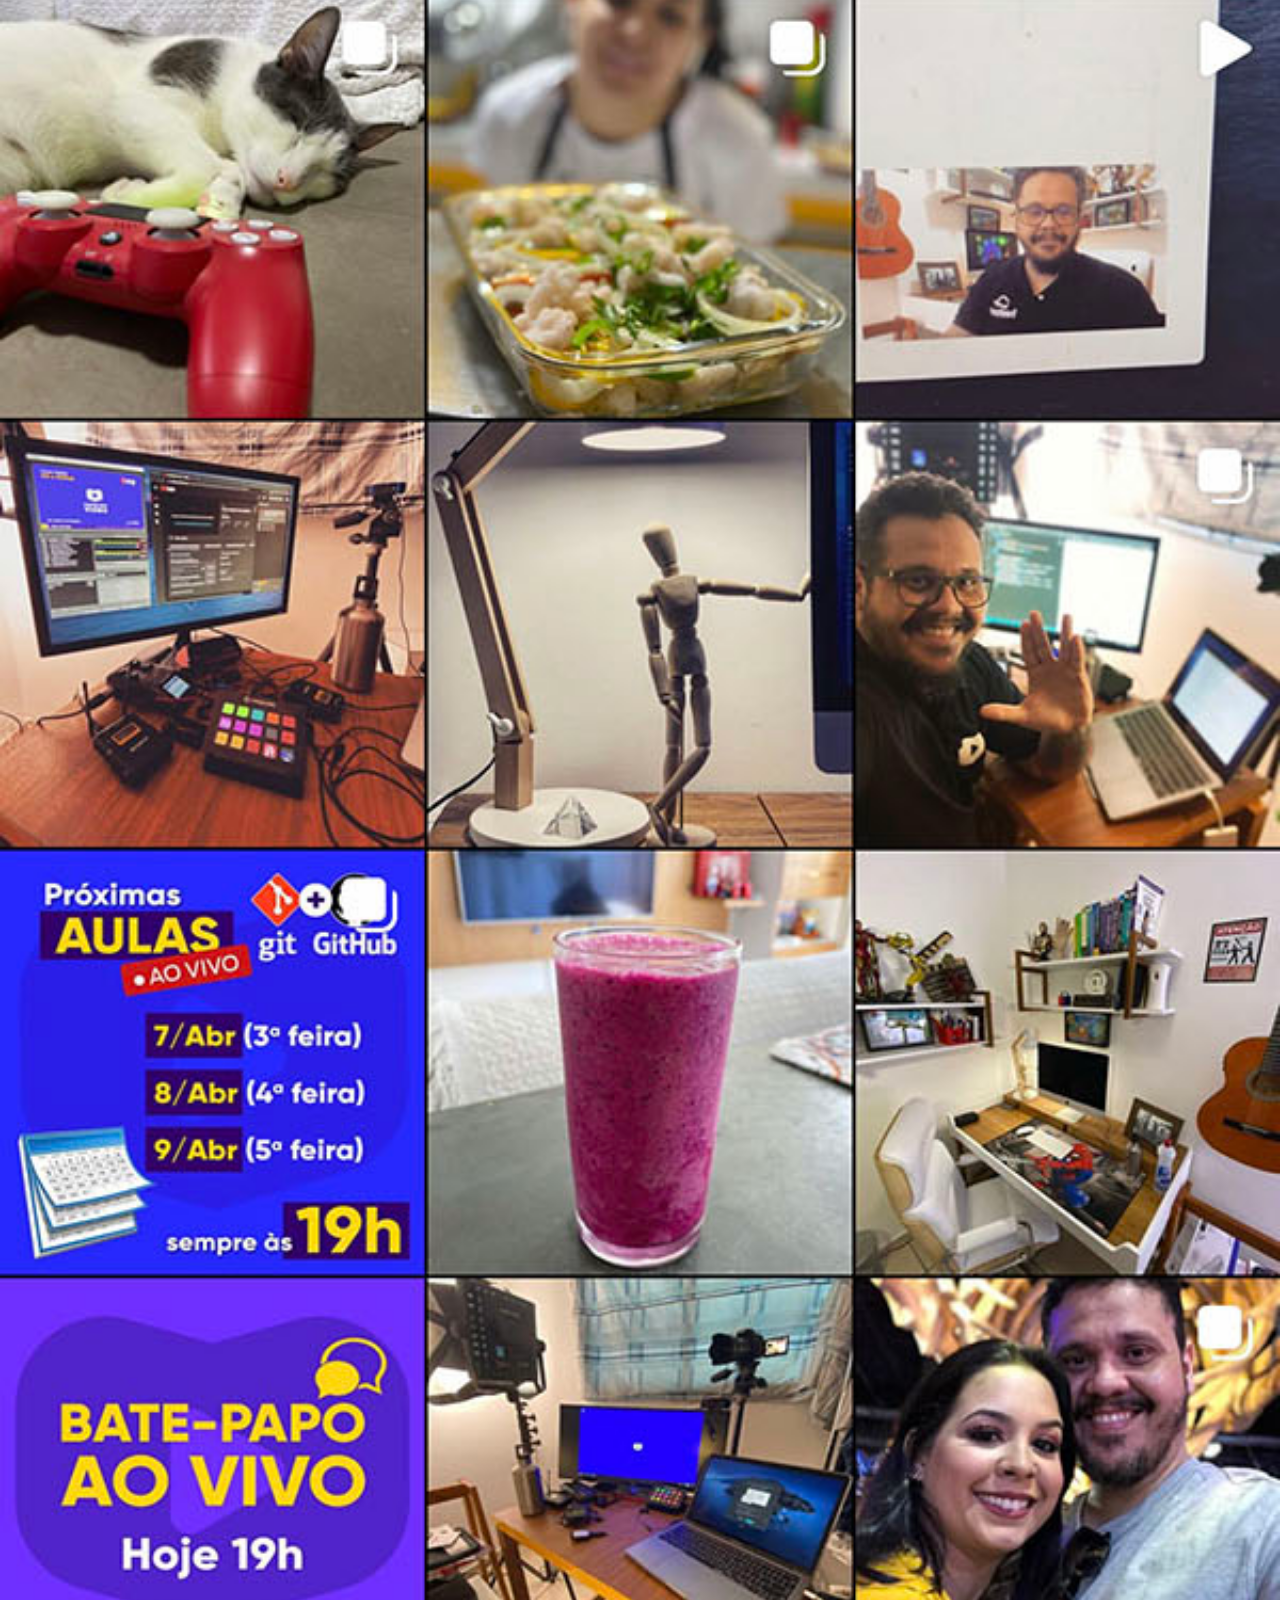
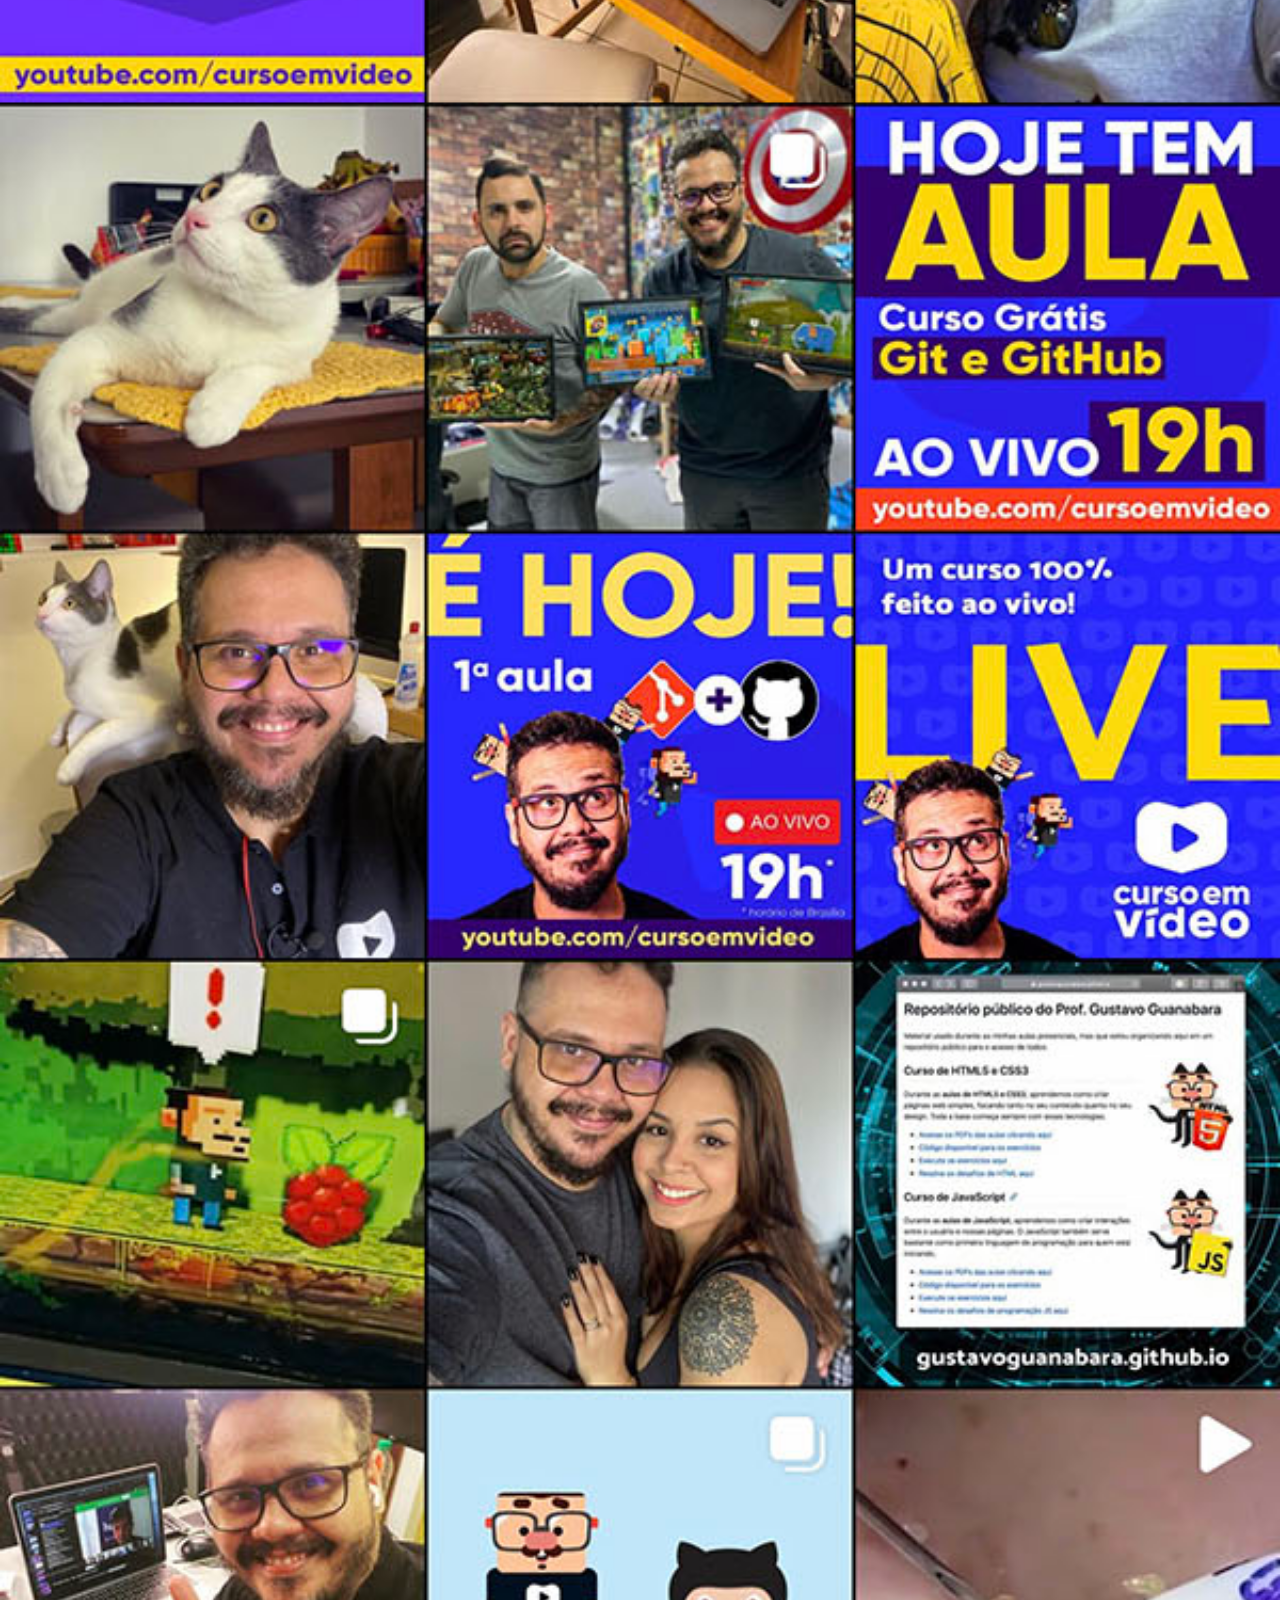
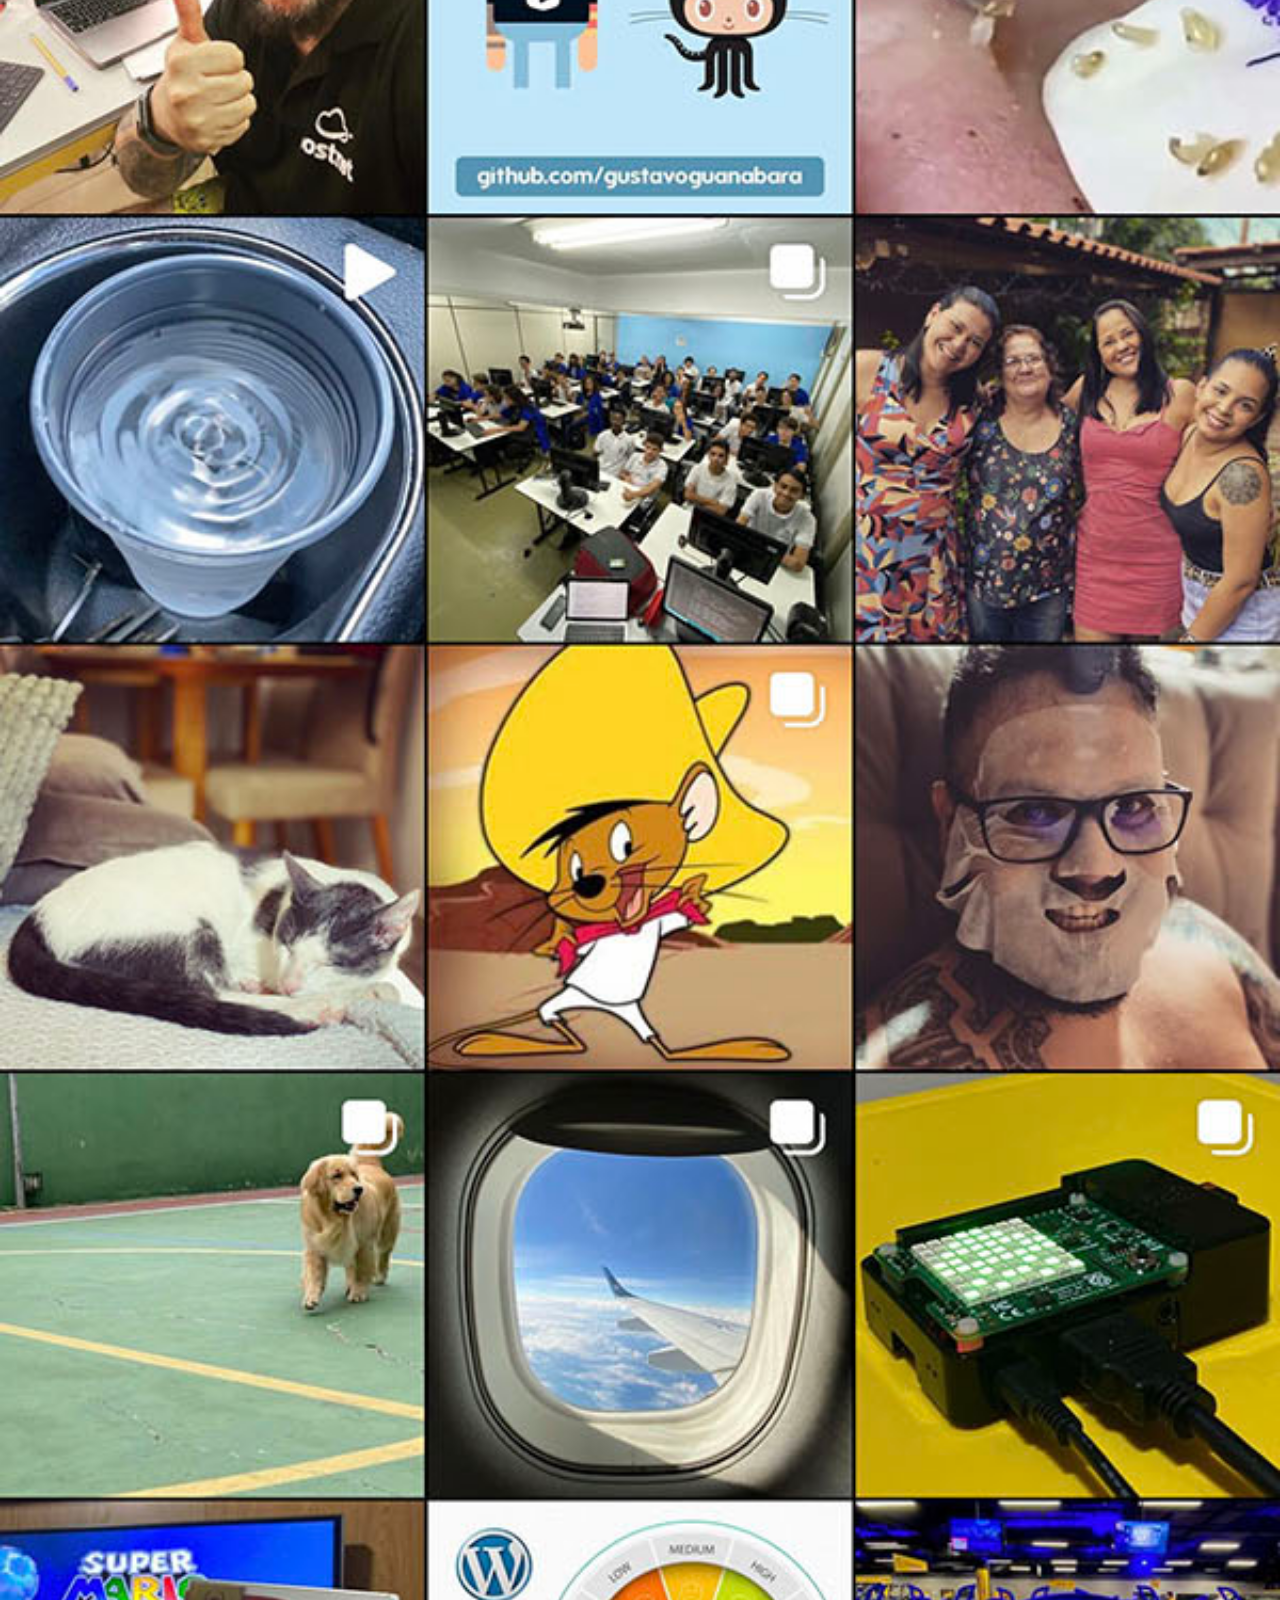
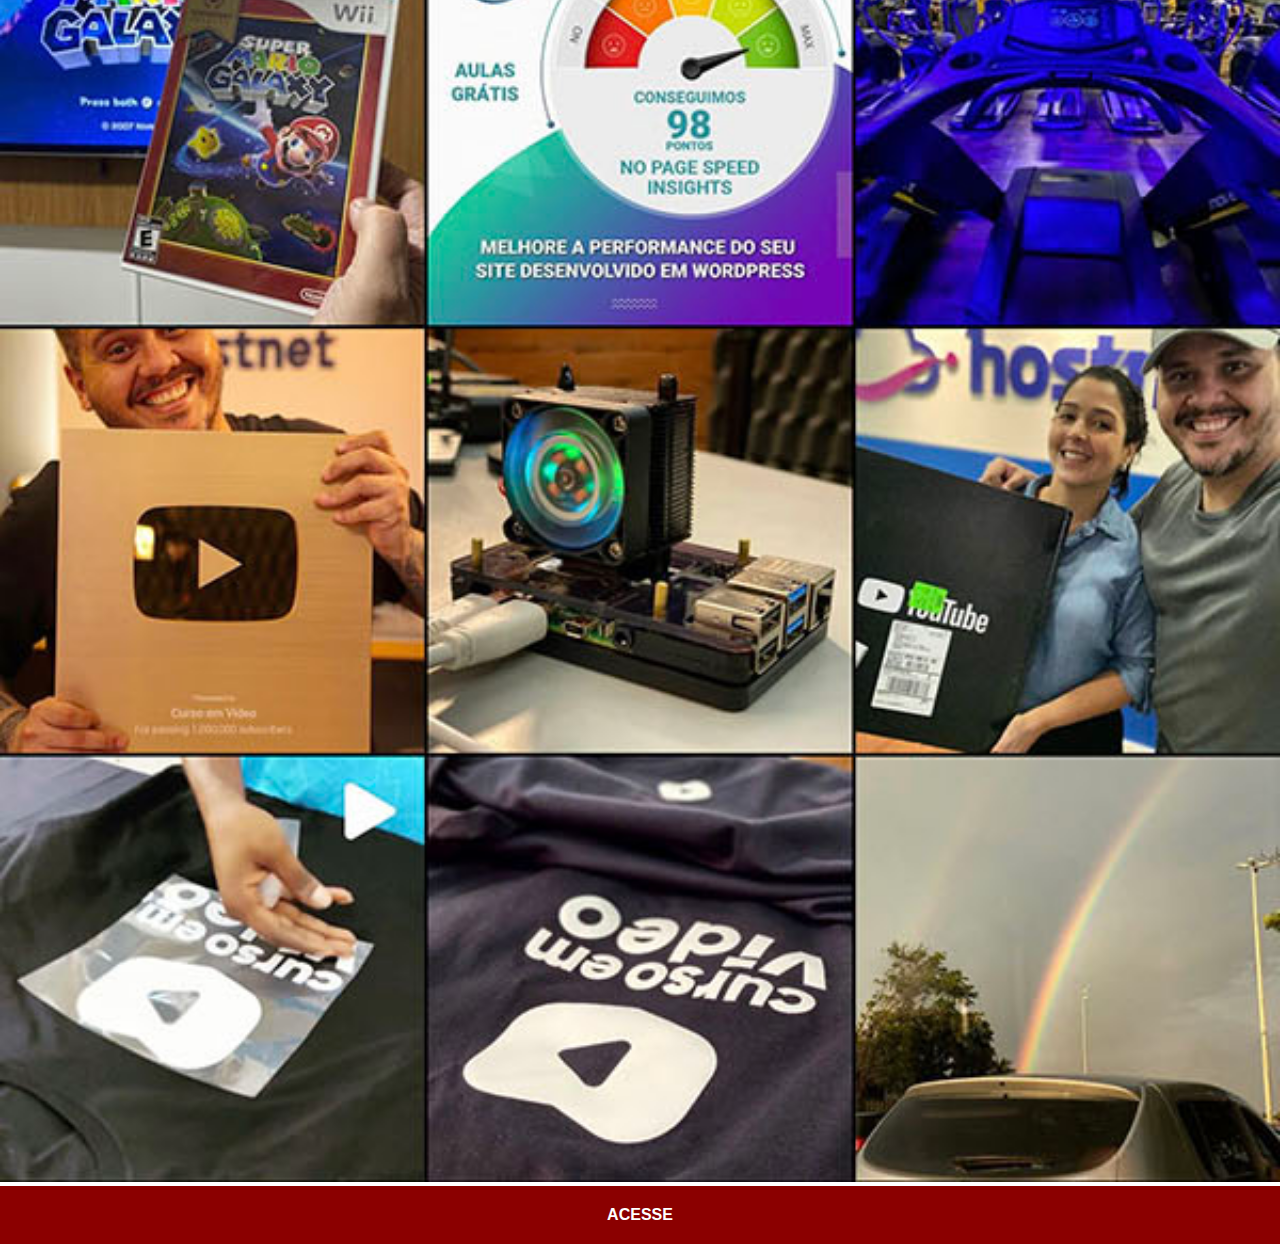
<file: instagram.html>
<!DOCTYPE html>
<html lang="pt-br">
<head>
    <meta charset="UTF-8">
    <meta name="viewport" content="width=device-width, initial-scale=1.0">
    <title>Instagram</title>
    <link rel="stylesheet" href="estilos/socal.css">
</head>
<body>
    <img src="imagens/tela-instagram.jpg" alt="instagram">
    <a href="https://www.instagram.com/gustavoguanabara/" target="_blank">ACESSE</a>
</body>
</html>
</file>
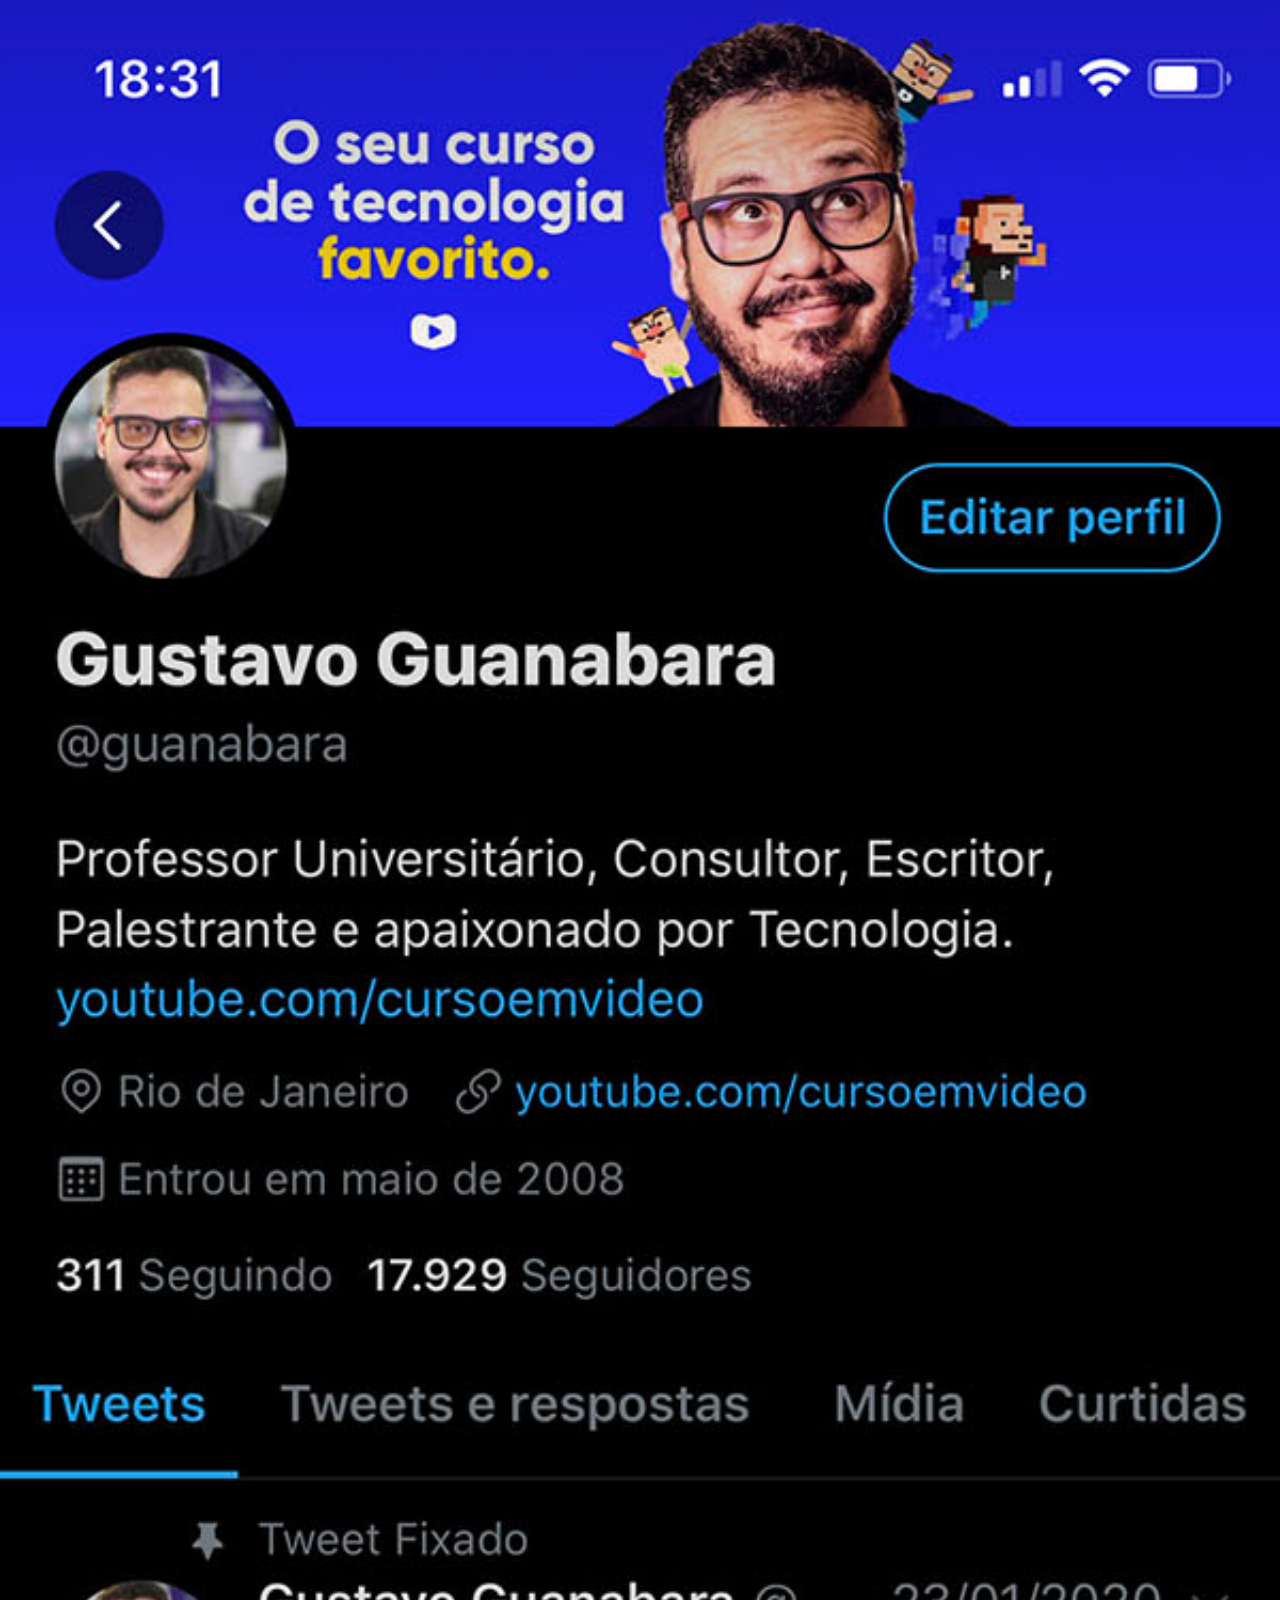
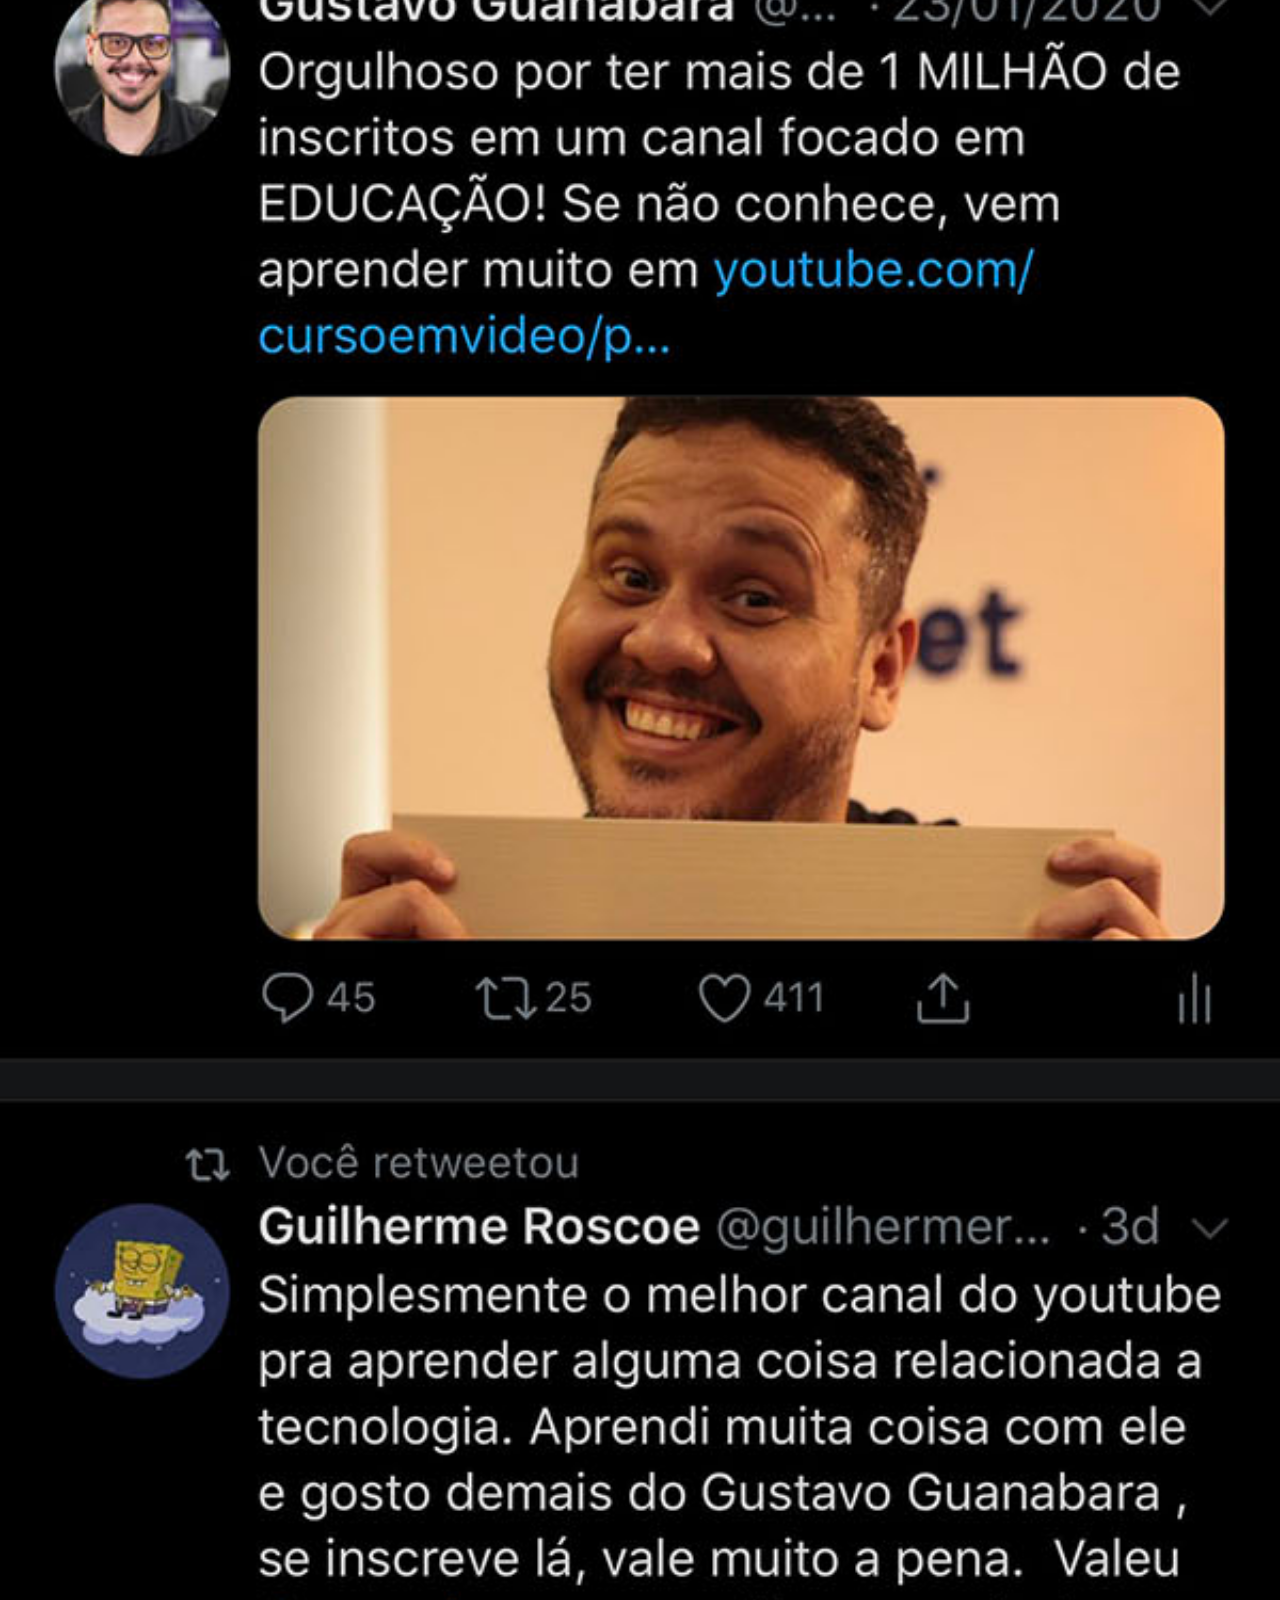
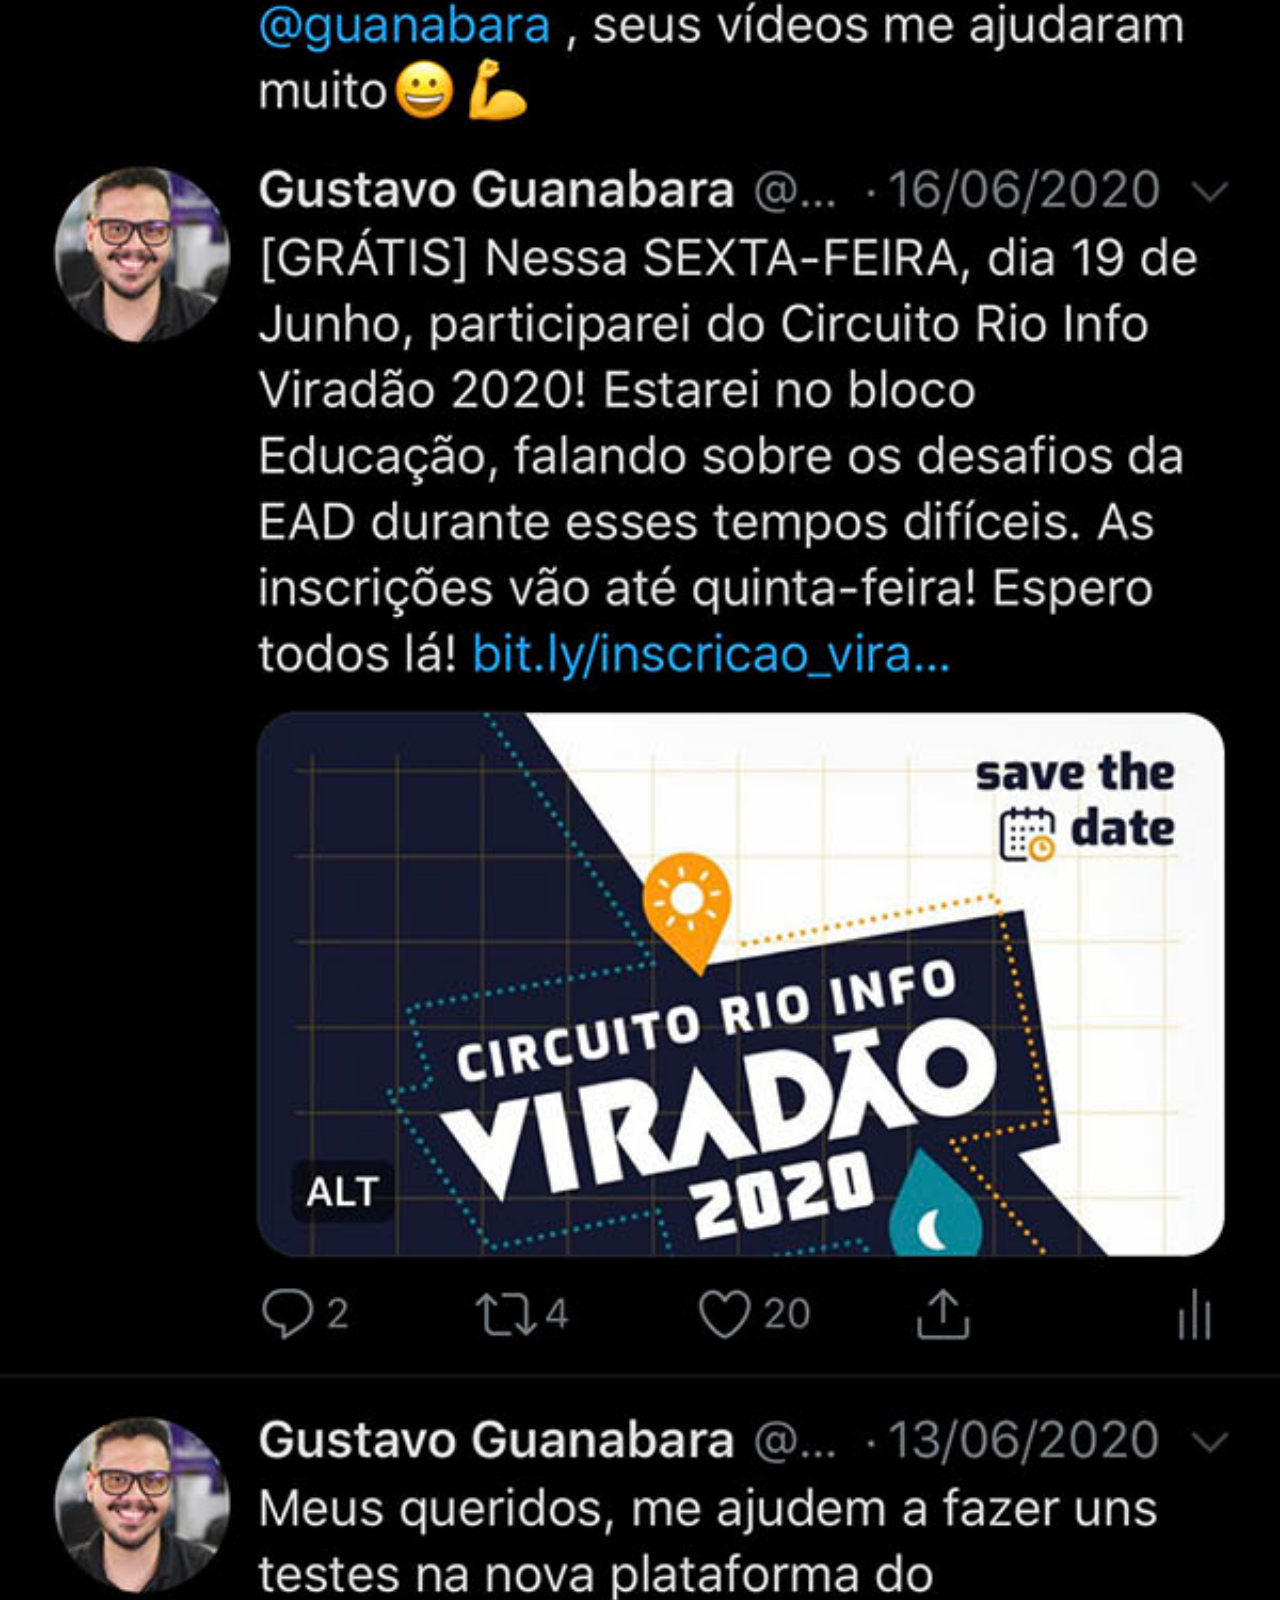
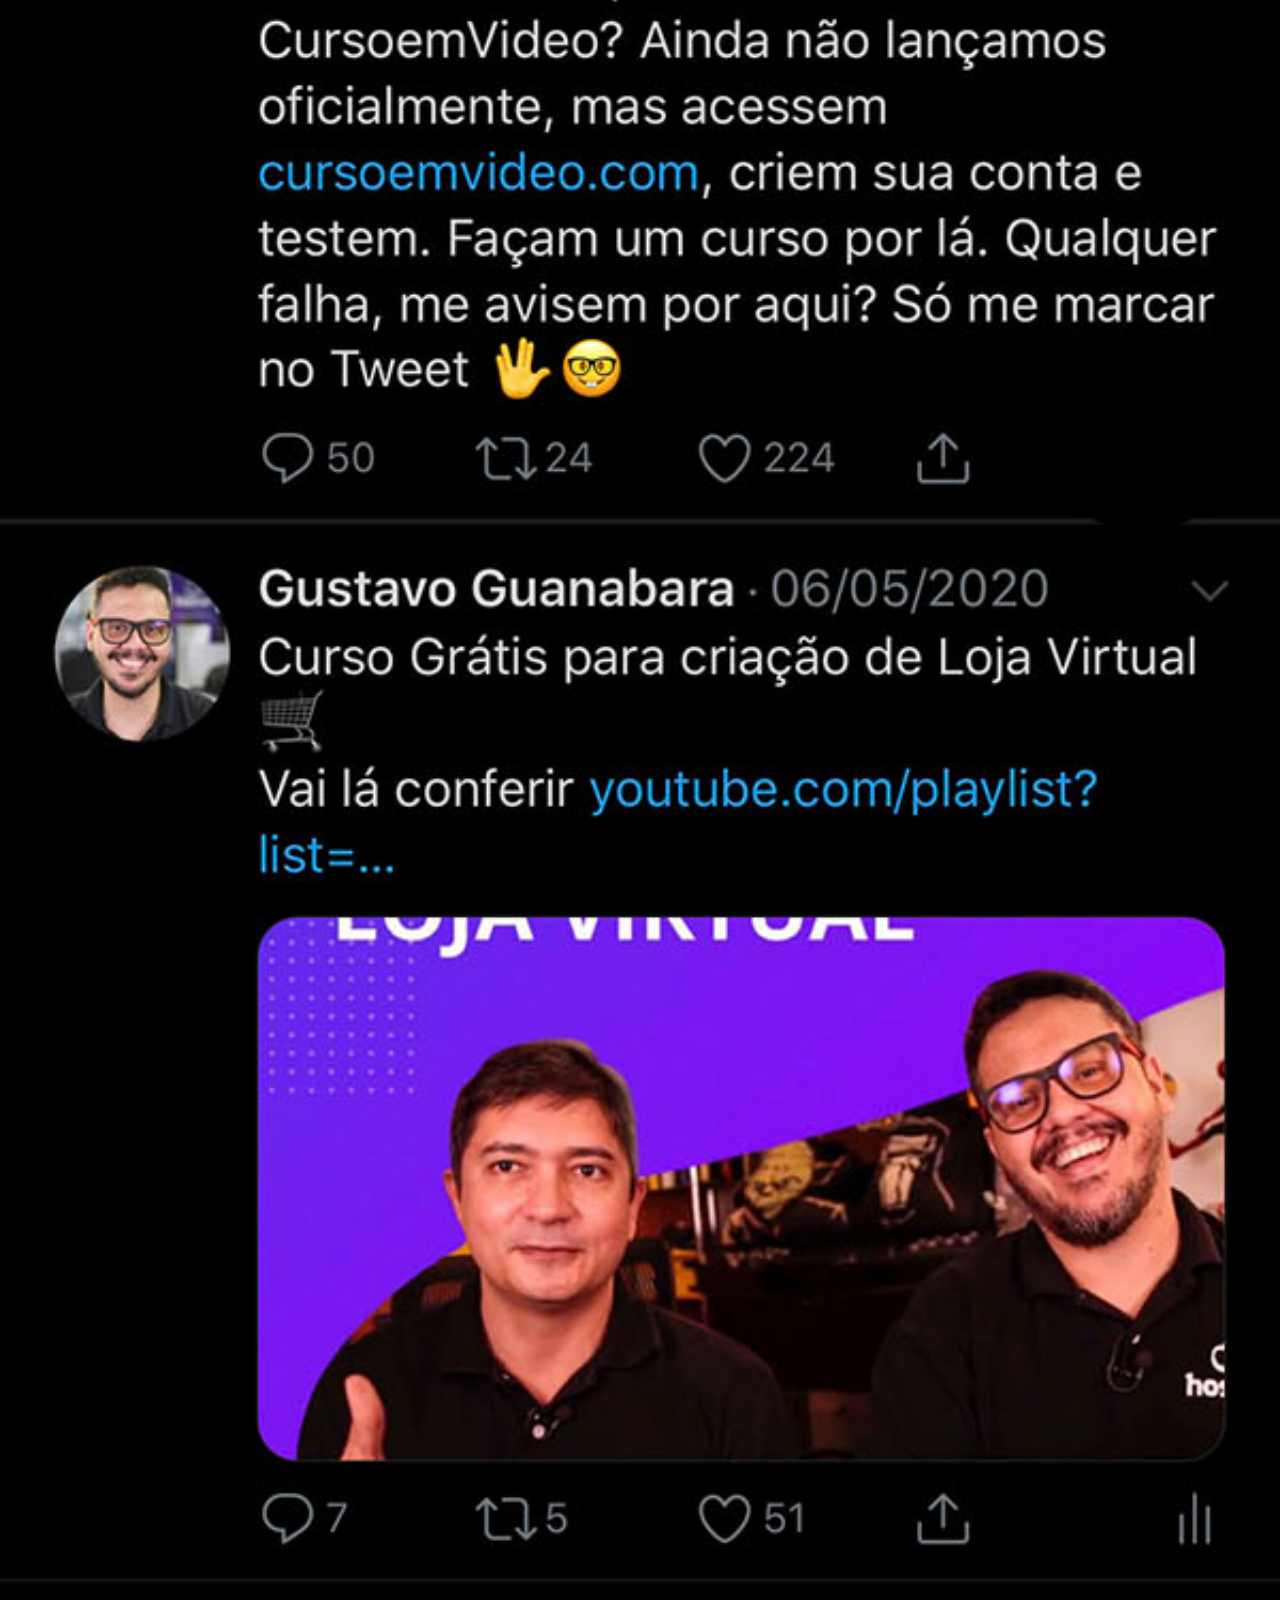
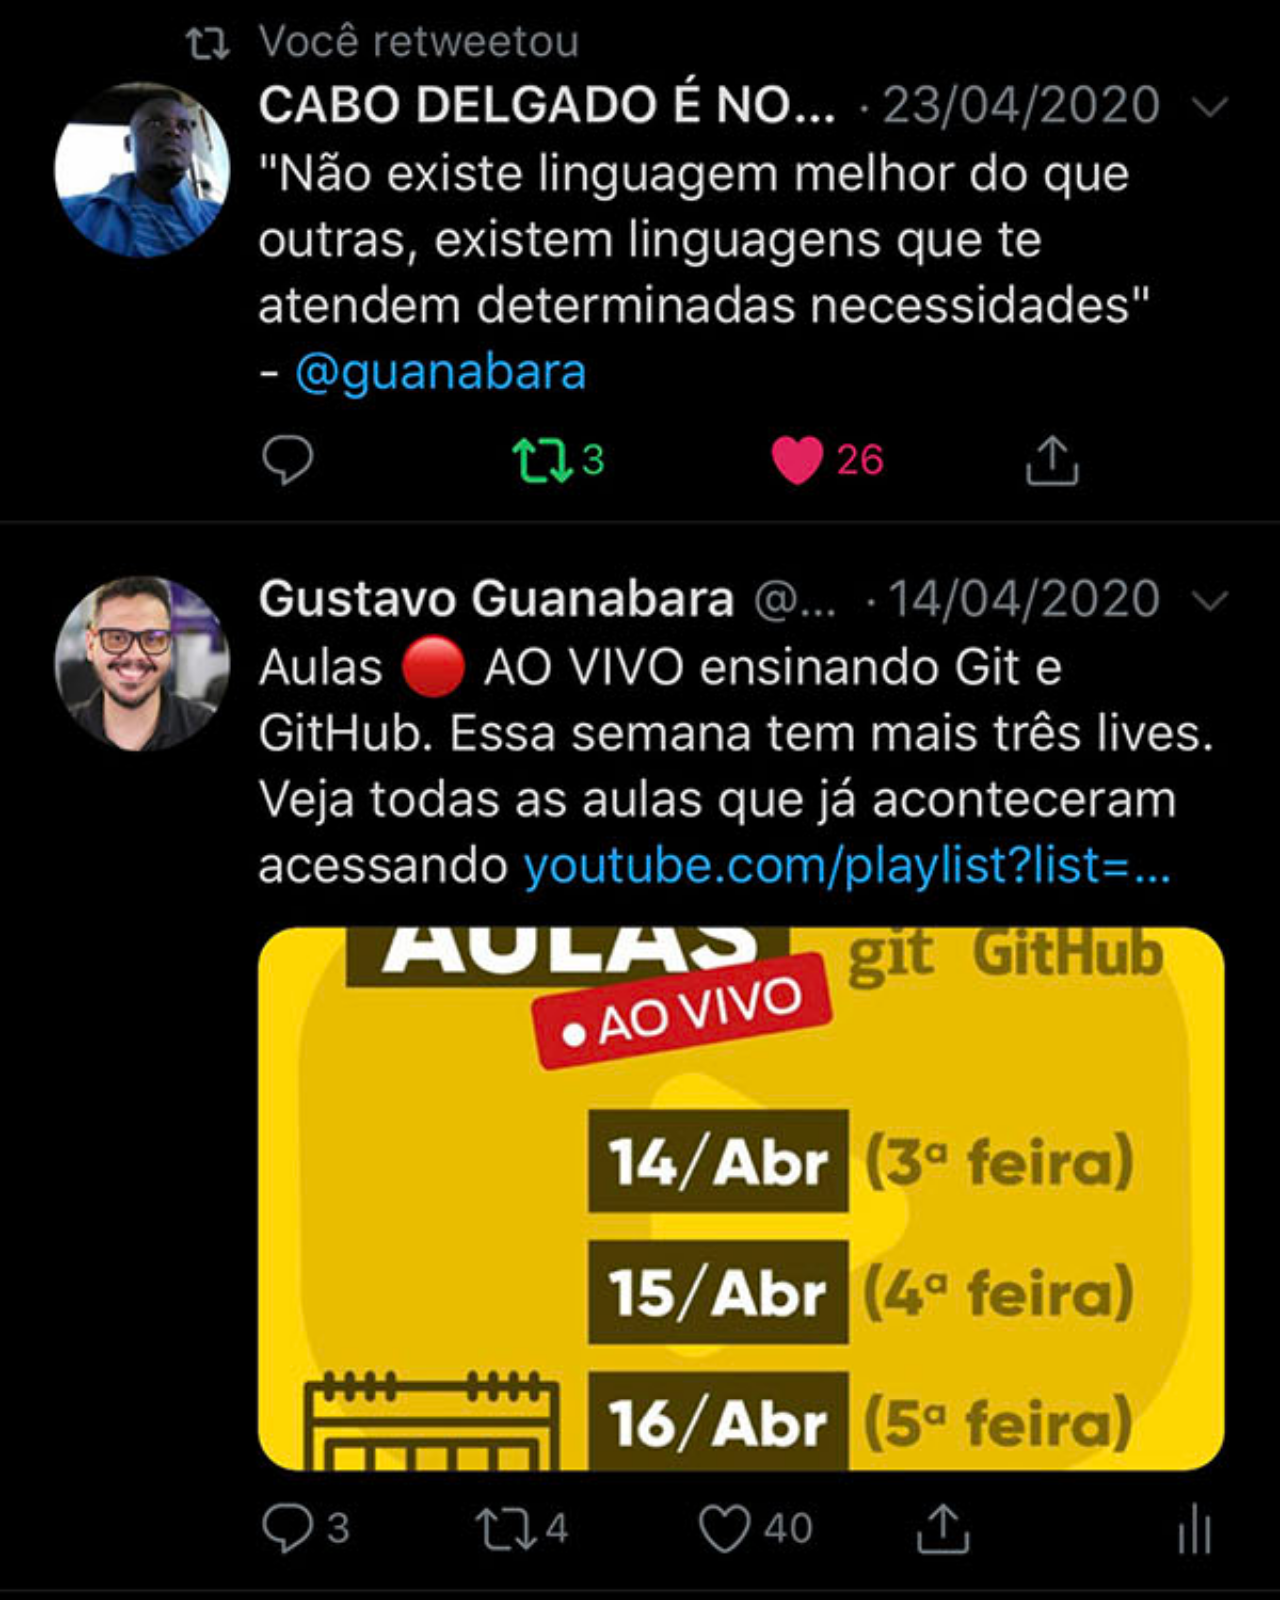
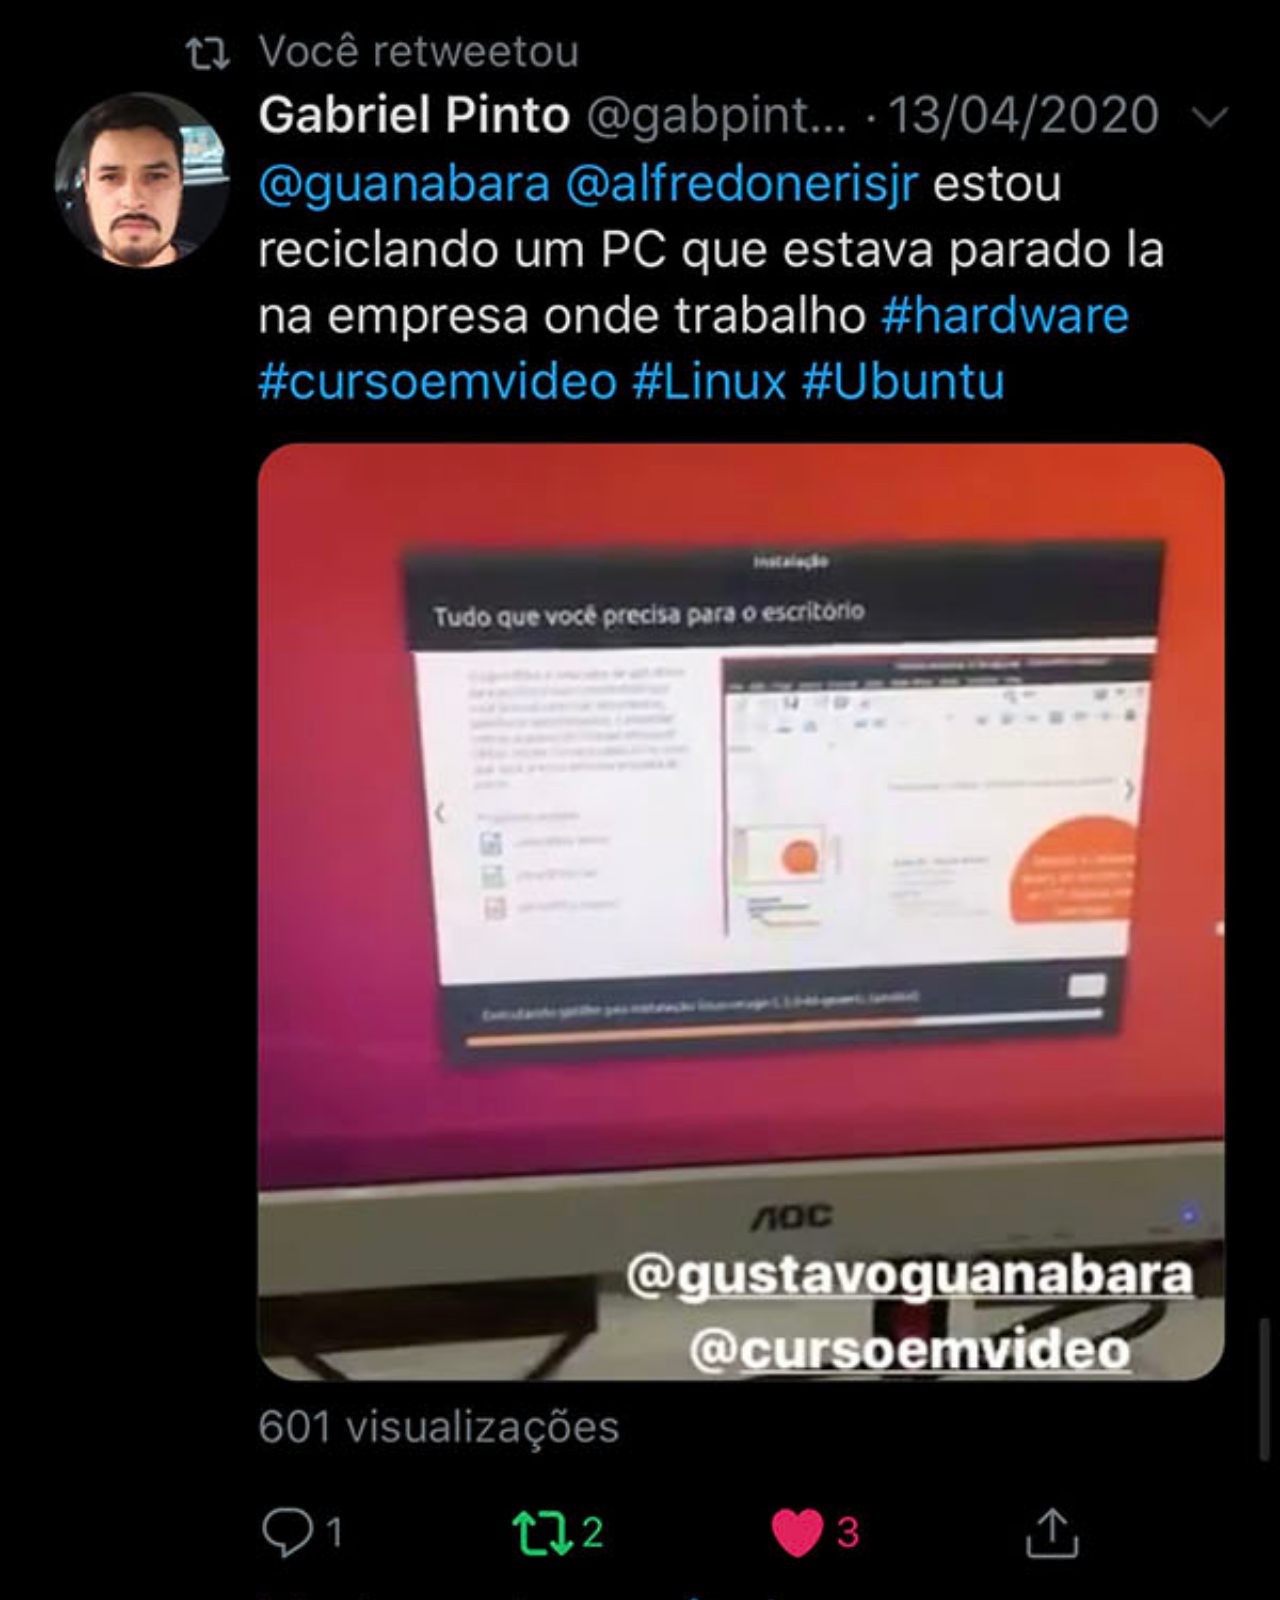
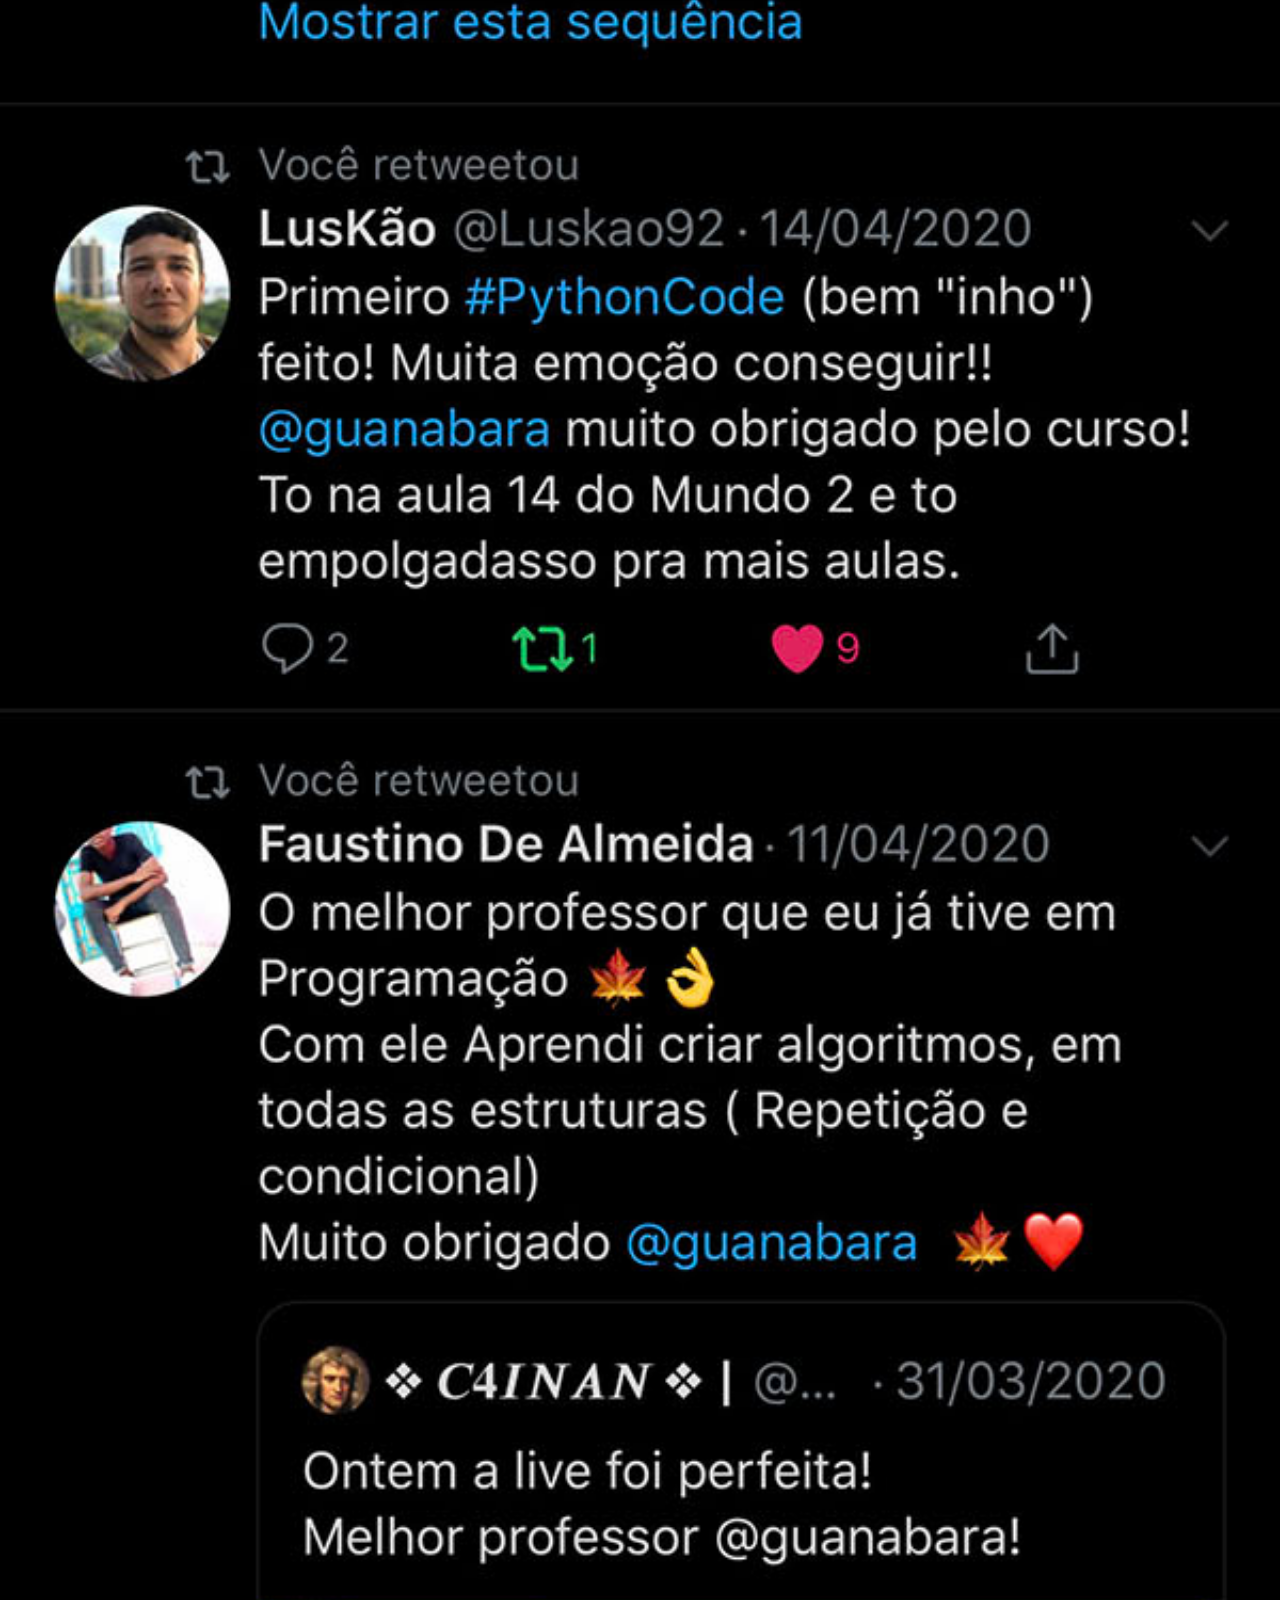
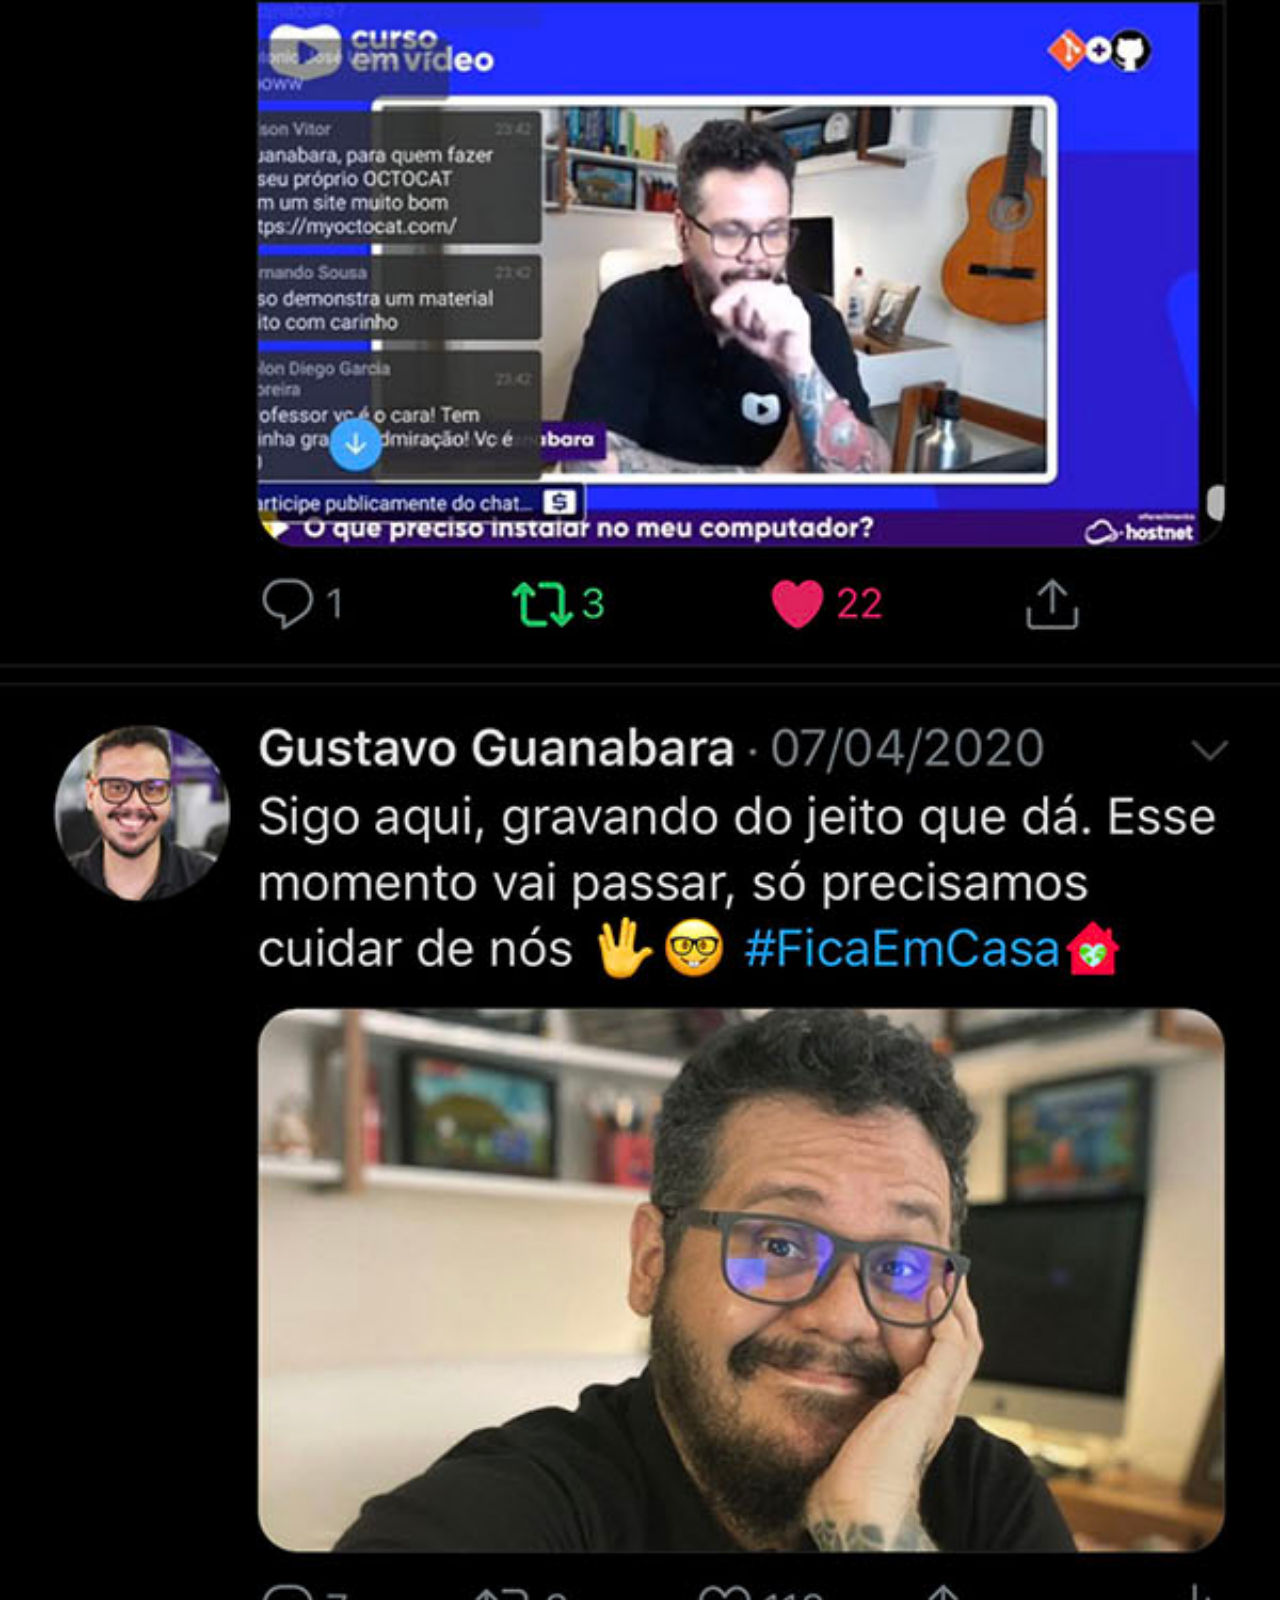
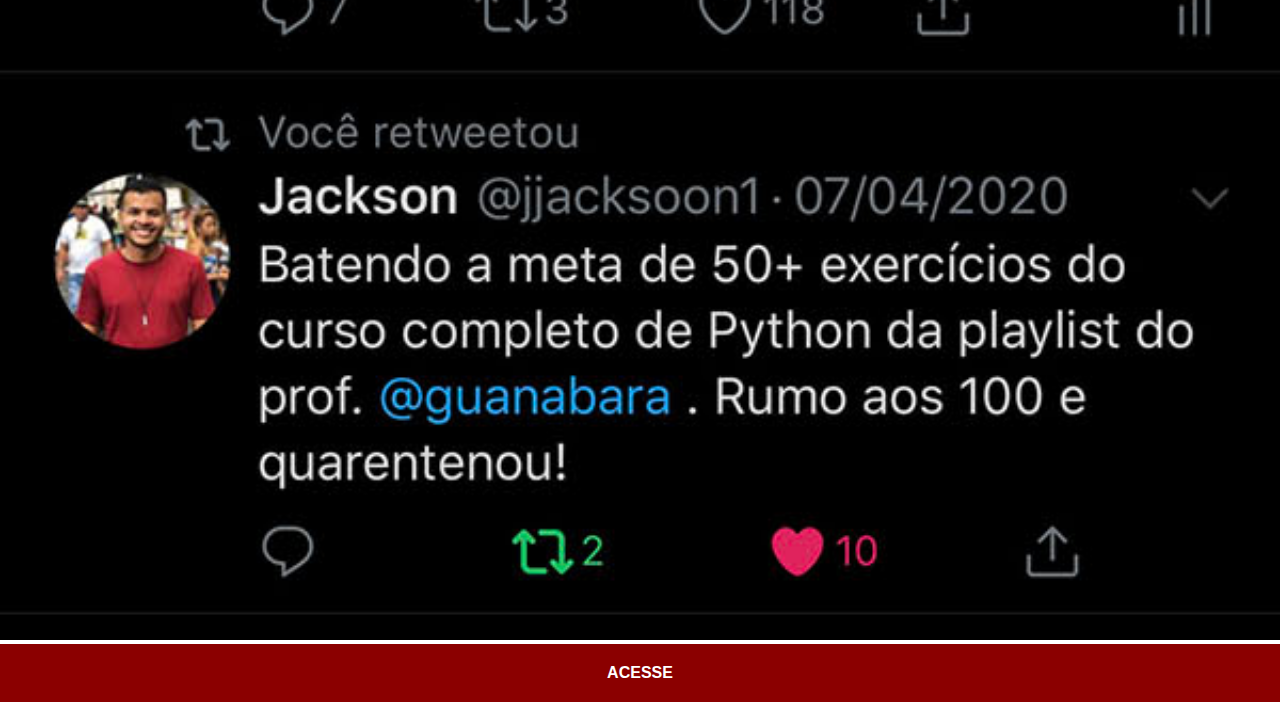
<file: twitter.html>
<!DOCTYPE html>
<html lang="pt-br">
<head>
    <meta charset="UTF-8">
    <meta name="viewport" content="width=device-width, initial-scale=1.0">
    <title>Twitter</title>
    <link rel="stylesheet" href="estilos/socal.css">
</head>
<body>
    <img src="imagens/tela-twitter.jpg" alt="twitter">
    <a href="https://twitter.com/guanabara" target="_blank">ACESSE</a>
</body>
</html>
</file>
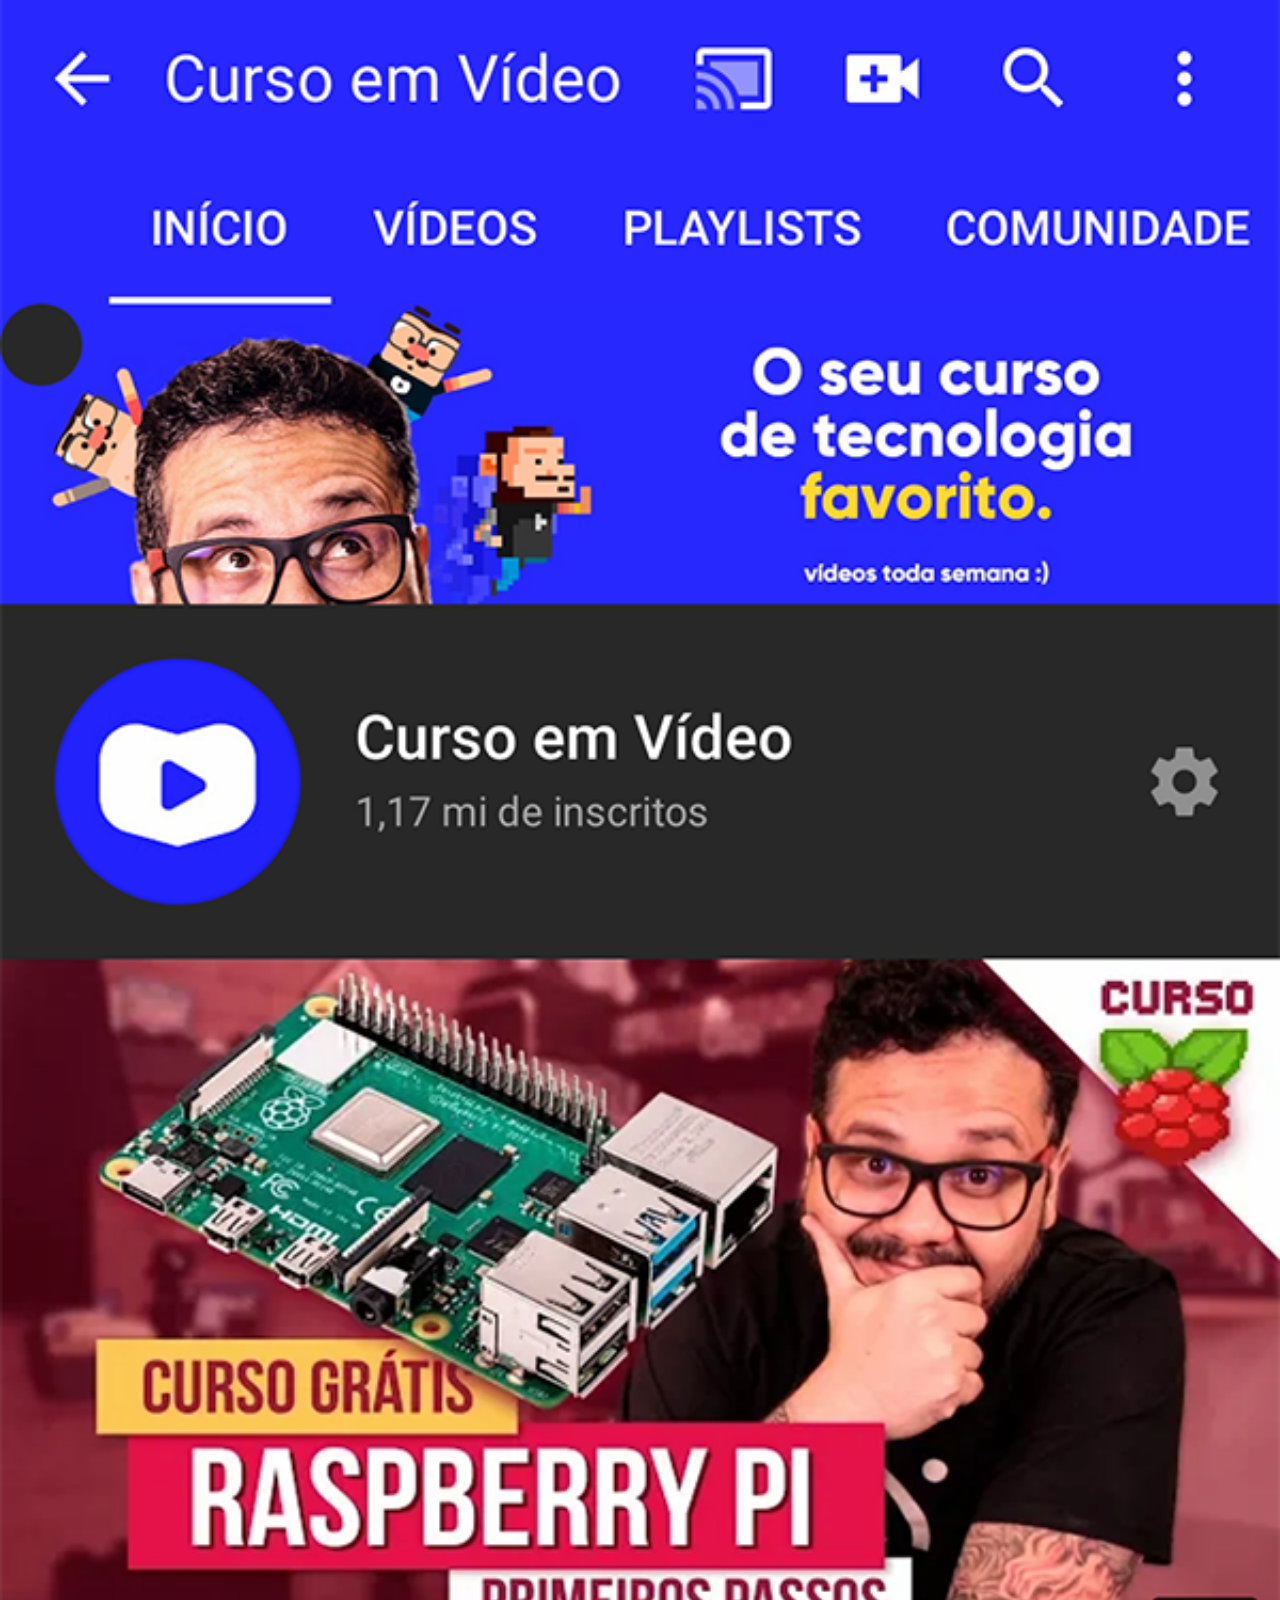
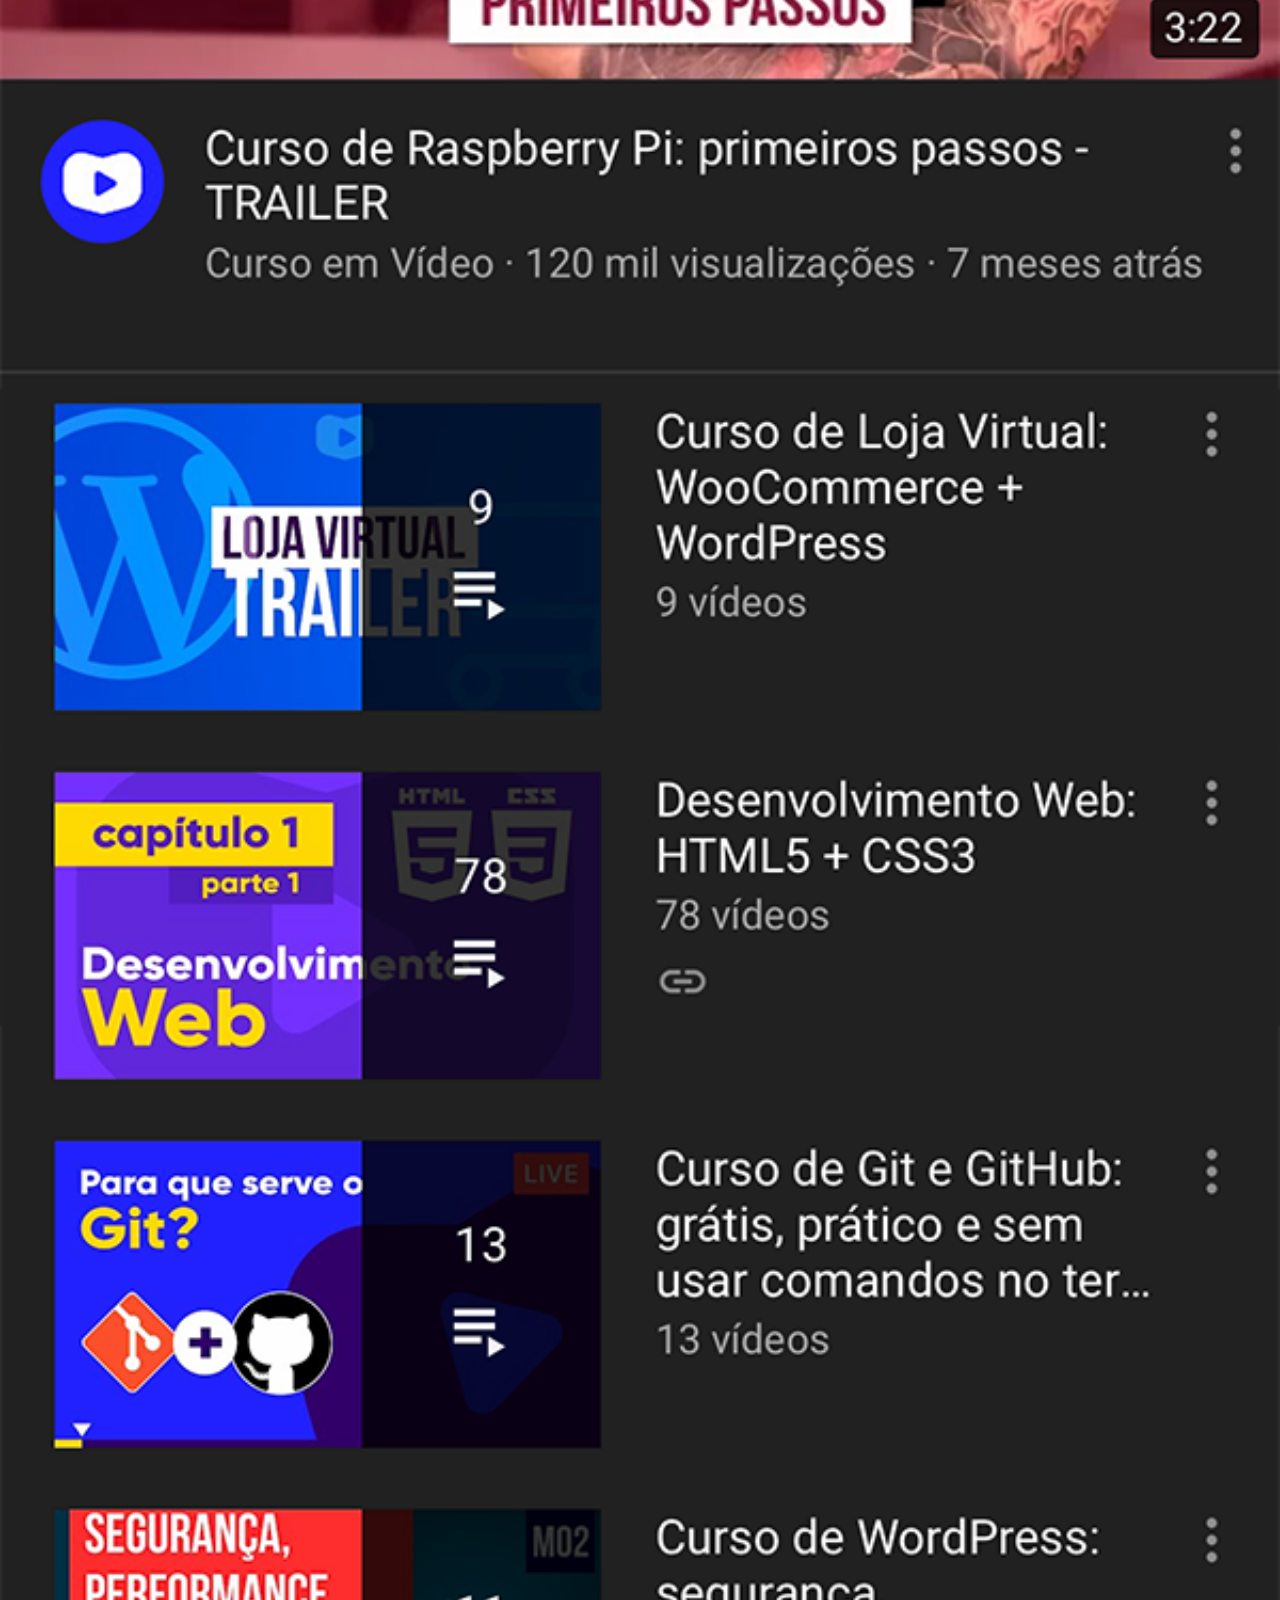
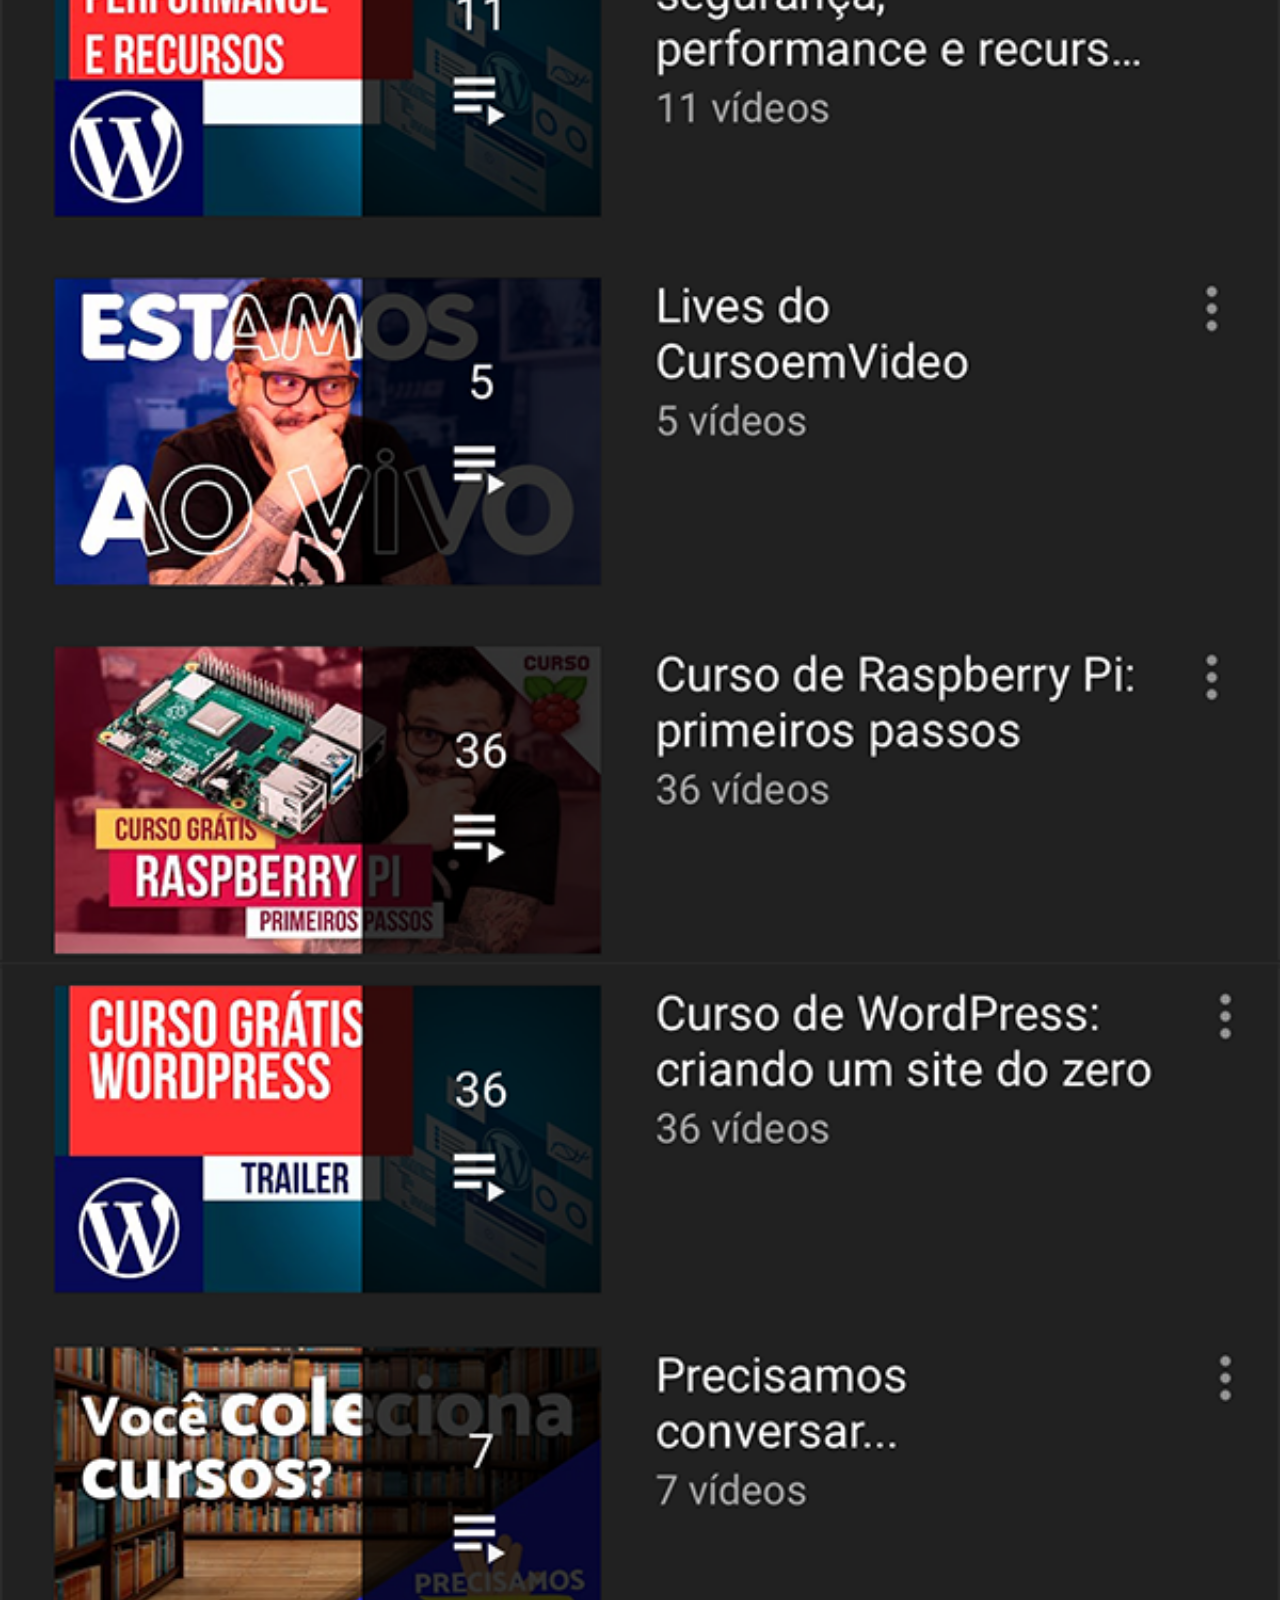
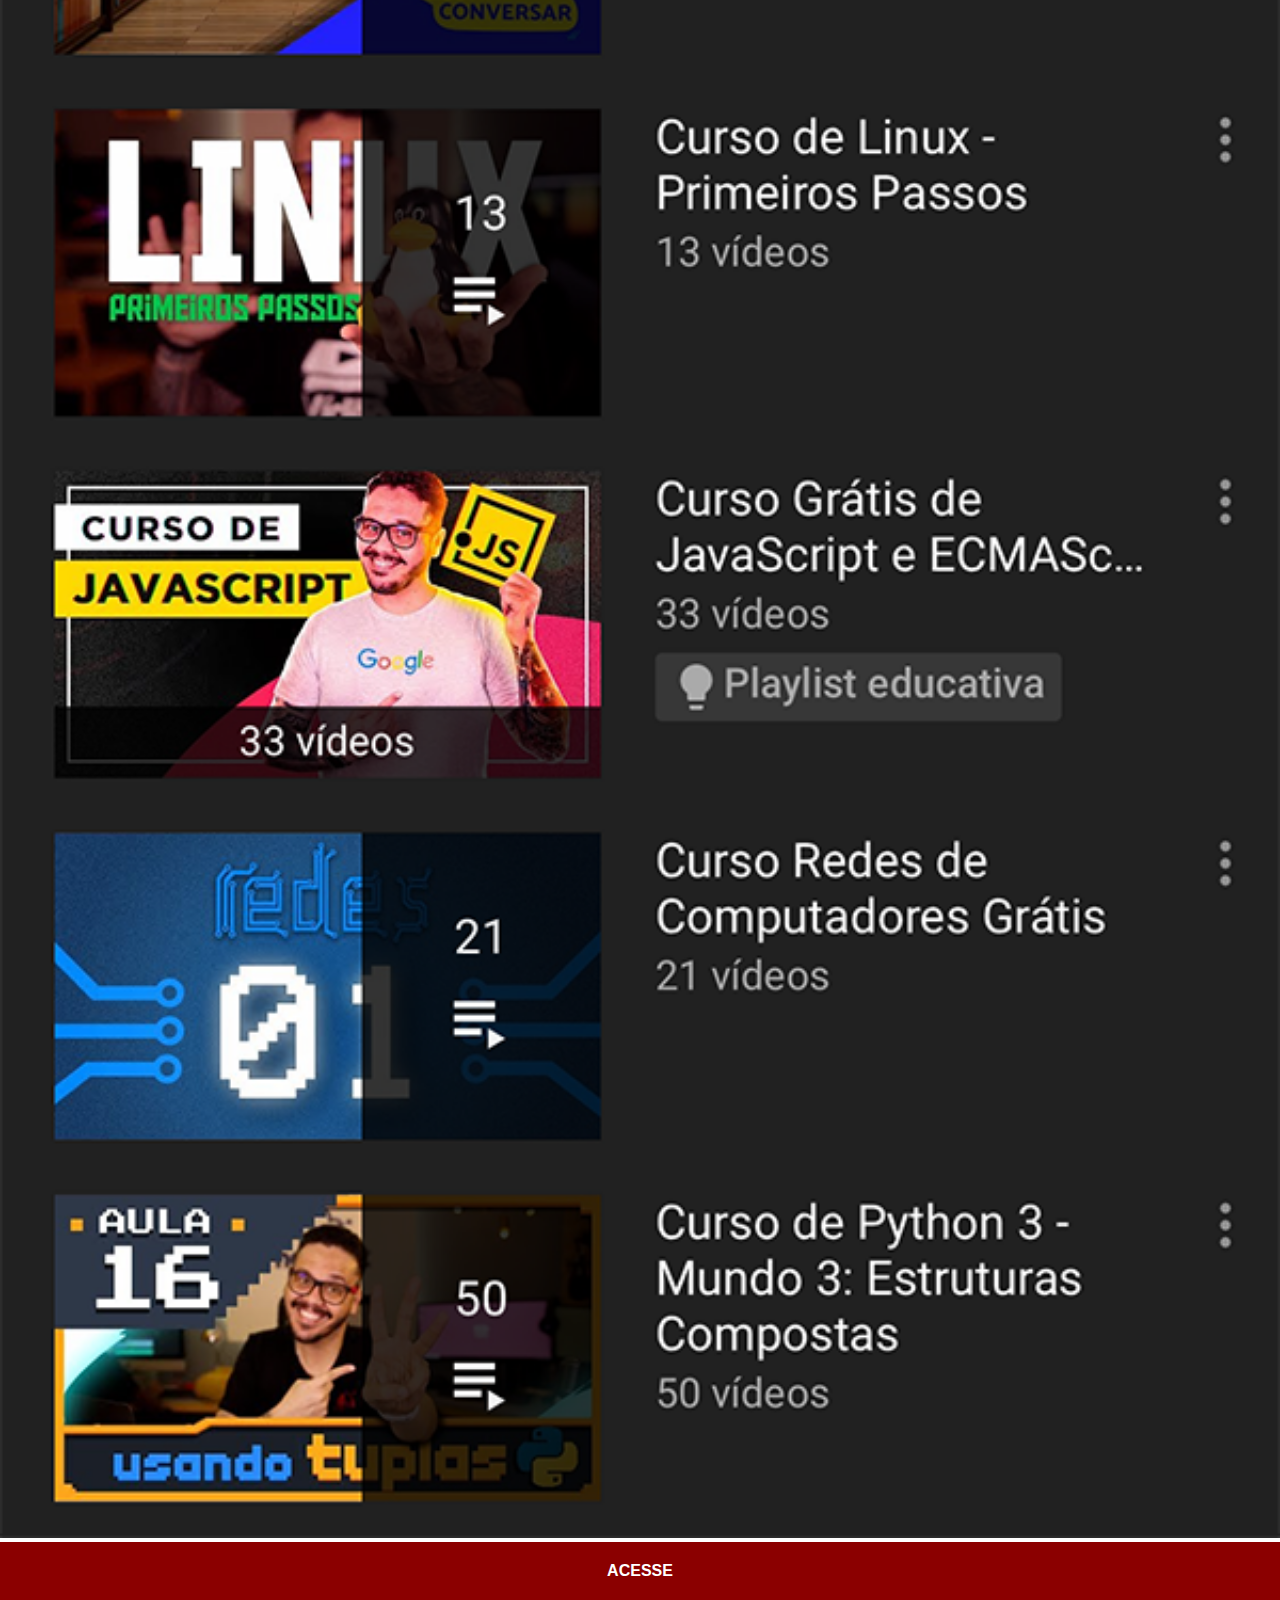
<file: youtube.html>
<!DOCTYPE html>
<html lang="pt-br">
<head>
    <meta charset="UTF-8">
    <meta name="viewport" content="width=device-width, initial-scale=1.0">
    <title>Youtube</title>
  <link rel="stylesheet" href="estilos/socal.css">
</head>
<body>
   <img src="imagens/tela-youtube.png" alt="Youtube"> 
   <a href="https://www.youtube.com/@CursoemVideo/playlists" target="_blank">ACESSE</a>
</body>
</html>
</file>
<file: estilos/style.css>
@charset "UTF-8";

* {
    margin: 0px;
    padding: 0px;
    font-family: Arial, Helvetica, sans-serif;
}

html, body {
    height: 100vh;
    width: 100vw;
    background-color: black;
}
body{
    background: url('../imagens/fundo-madeira.jpg')no-repeat top center;
    background-size: cover;
    background-attachment: fixed;
    
}

main {
 position: relative;
 height: 100vh;
}

section#telefone {
    position: absolute;
    top: 50%;
    left: 50%;
    transform: translate(-50%, -50%);
    height: 627px;
    width: 311px;
    background: url('../imagens/frame-iphone.png') no-repeat;
}

iframe#tela{
    position: relative;
    top: 80px;
    left: 23px;
    width: 267px;
    height: 471px;
}
section#redes-sociais {
    text-align: right;
}

section#redes-sociais  img {
    width: 50px;
    margin: 10px;
    border-radius: 50%;
    box-shadow: 2px 2px 5px rgba(0, 0, 0, 0.411);
    box-sizing: border-box;

}
section#redes-sociais img:hover {
    border: 2px solid rgba(255, 255, 255, 0.63);
    transform: translate(-3px ,-3px);
    box-shadow: 5px 5px 10px rgba(0, 0, 0, 0.651);
    transition: transform 3.s, border 5.s;
}
</file>
<file: estilos/socal.css>
@charset "UTF-8";
*{
    margin: 0px;
    padding: 0px;
    font-family: Arial, Helvetica, sans-serif;
 }
   
 ::-webkit-scrollbar {
     width: 0px;
     height: 0px;
 }
  img{
    width: 100vw;

  }
  a {
    display: block;
    background-color: darkred;
    padding: 20PX;
    text-align: center;
    font-weight: bolder;
    color: white;
    text-decoration: none;

  }
  a:hover {
  background-color: red;

  }
</file>
